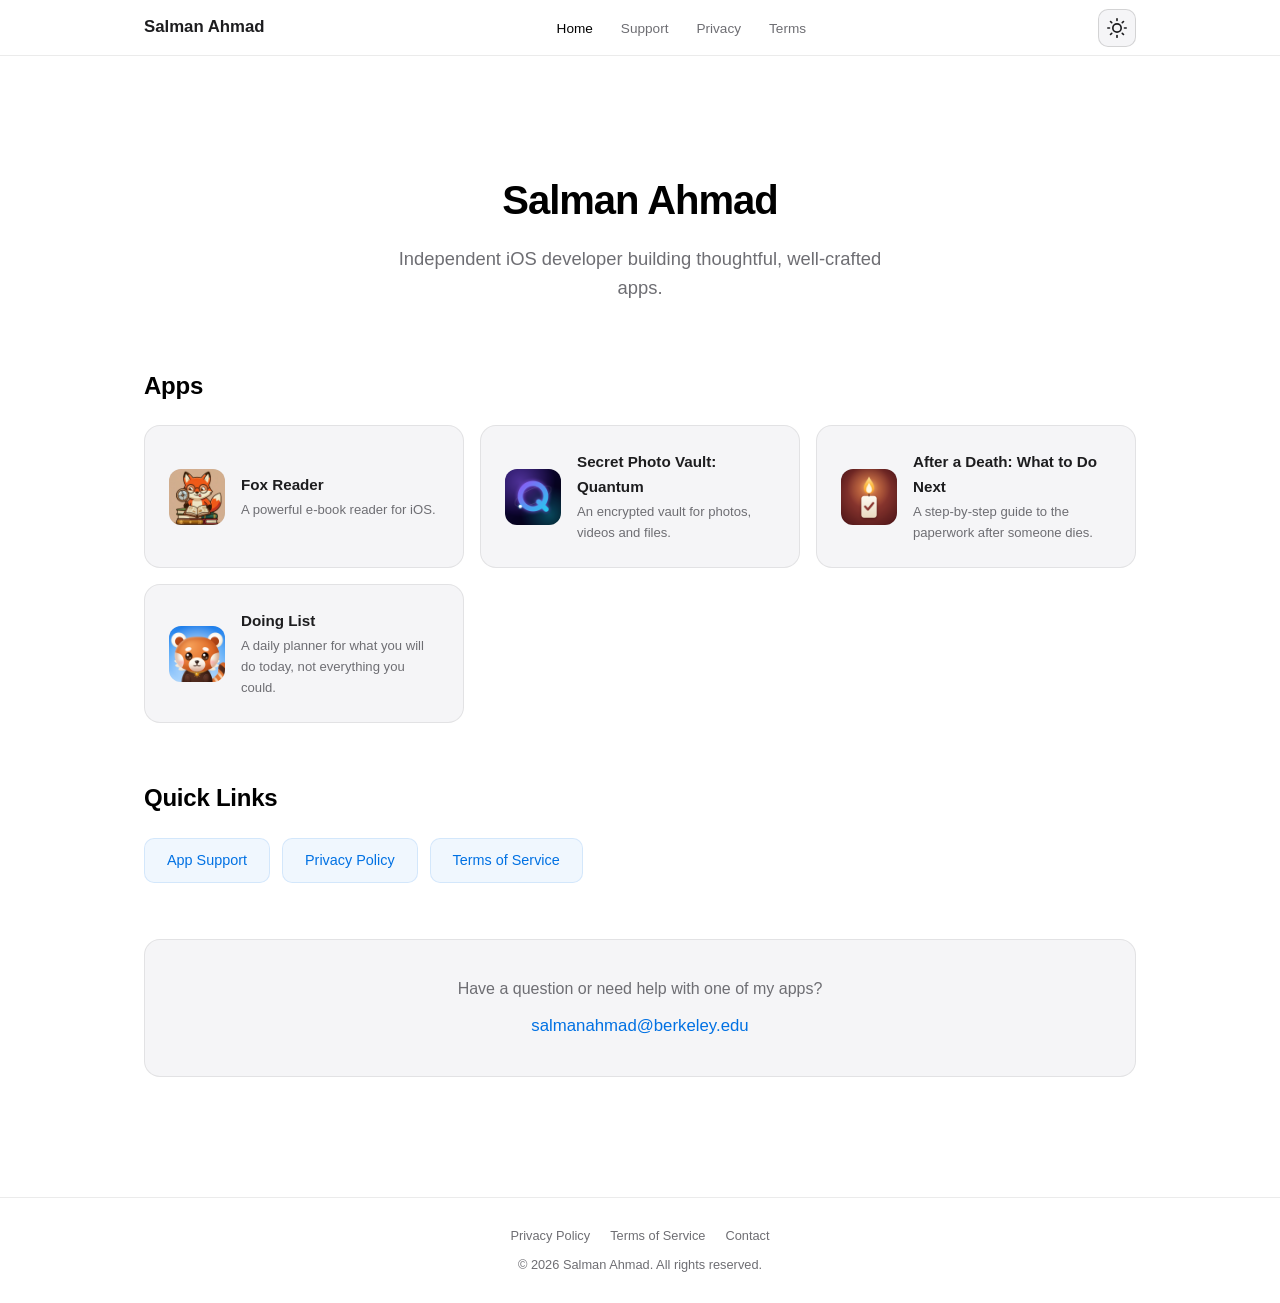
<file: index.html>
<!DOCTYPE html>
<html lang="en" data-theme="dark">
<head>
  <meta charset="UTF-8">
  <meta name="viewport" content="width=device-width, initial-scale=1.0">
  <title>Salman Ahmad — iOS Apps</title>
  <meta name="description" content="iOS applications by Salman Ahmad. Support, privacy policy, and terms of service.">
  <meta name="theme-color" content="#0b0b0f">
  <meta name="color-scheme" content="dark light">
  <script>
    (function(){
      var t = localStorage.getItem('theme');
      if (!t) t = window.matchMedia('(prefers-color-scheme: light)').matches ? 'light' : 'dark';
      document.documentElement.setAttribute('data-theme', t);
      var m = document.querySelector('meta[name="theme-color"]');
      if (m) m.setAttribute('content', t === 'light' ? '#ffffff' : '#0b0b0f');
    })();
  </script>
  <link rel="stylesheet" href="styles.css">
</head>
<body>

  <nav class="nav" role="navigation" aria-label="Main navigation">
    <div class="nav-inner">
      <a href="index.html" class="nav-brand">Salman Ahmad</a>
      <ul class="nav-links">
        <li><a href="index.html" class="active">Home</a></li>
        <li><a href="support.html">Support</a></li>
        <li><a href="privacy.html">Privacy</a></li>
        <li><a href="terms.html">Terms</a></li>
      </ul>
      <div class="nav-actions">
        <button class="theme-toggle" aria-label="Switch to light mode">
          <svg class="icon-moon" viewBox="0 0 24 24" fill="none" stroke="currentColor" stroke-width="2" stroke-linecap="round" stroke-linejoin="round">
            <path d="M21 12.79A9 9 0 1 1 11.21 3 7 7 0 0 0 21 12.79z"/>
          </svg>
          <svg class="icon-sun" viewBox="0 0 24 24" fill="none" stroke="currentColor" stroke-width="2" stroke-linecap="round" stroke-linejoin="round">
            <circle cx="12" cy="12" r="5"/>
            <line x1="12" y1="1" x2="12" y2="3"/>
            <line x1="12" y1="21" x2="12" y2="23"/>
            <line x1="4.22" y1="4.22" x2="5.64" y2="5.64"/>
            <line x1="18.36" y1="18.36" x2="19.78" y2="19.78"/>
            <line x1="1" y1="12" x2="3" y2="12"/>
            <line x1="21" y1="12" x2="23" y2="12"/>
            <line x1="4.22" y1="19.78" x2="5.64" y2="18.36"/>
            <line x1="18.36" y1="5.64" x2="19.78" y2="4.22"/>
          </svg>
        </button>
        <button class="nav-toggle" aria-label="Toggle menu" aria-expanded="false">
          <svg viewBox="0 0 24 24" fill="none" stroke="currentColor" stroke-width="2" stroke-linecap="round">
            <line x1="3" y1="6" x2="21" y2="6"/>
            <line x1="3" y1="12" x2="21" y2="12"/>
            <line x1="3" y1="18" x2="21" y2="18"/>
          </svg>
        </button>
      </div>
    </div>
  </nav>

  <main>
    <section class="hero">
      <h1>Salman Ahmad</h1>
      <p>Independent iOS developer building thoughtful, well-crafted apps.</p>
    </section>

    <section class="section" aria-labelledby="apps-heading">
      <h2 id="apps-heading">Apps</h2>
      <div class="app-grid">
        <div class="app-card">
          <div class="app-icon" aria-hidden="true">
            <img src="apps/fox-reader/icon.png" alt="" style="width:100%;height:100%;object-fit:cover;border-radius:12px;" onerror="this.style.display='none';this.nextElementSibling.style.display='block'">
            <svg style="display:none;" viewBox="0 0 24 24" fill="none" stroke="currentColor" stroke-width="1.5" stroke-linecap="round" stroke-linejoin="round" width="28" height="28">
              <path d="M4 19.5A2.5 2.5 0 0 1 6.5 17H20"/>
              <path d="M6.5 2H20v20H6.5A2.5 2.5 0 0 1 4 19.5v-15A2.5 2.5 0 0 1 6.5 2z"/>
            </svg>
          </div>
          <div class="app-info">
            <h3>Fox Reader</h3>
            <p>A powerful e-book reader for iOS.</p>
          </div>
        </div>
        <div class="app-card">
          <div class="app-icon" aria-hidden="true">
            <img src="apps/quantum/icon.png" alt="" style="width:100%;height:100%;object-fit:cover;border-radius:12px;" onerror="this.style.display='none';this.nextElementSibling.style.display='block'">
            <svg style="display:none;" viewBox="0 0 24 24" fill="none" stroke="currentColor" stroke-width="1.5" stroke-linecap="round" stroke-linejoin="round" width="28" height="28">
              <rect x="3" y="11" width="18" height="11" rx="2"/>
              <path d="M7 11V7a5 5 0 0 1 10 0v4"/>
            </svg>
          </div>
          <div class="app-info">
            <h3>Secret Photo Vault: Quantum</h3>
            <p>An encrypted vault for photos, videos and files.</p>
          </div>
        </div>
        <div class="app-card">
          <div class="app-icon" aria-hidden="true">
            <img src="apps/after-a-death/icon.png" alt="" style="width:100%;height:100%;object-fit:cover;border-radius:12px;" onerror="this.style.display='none';this.nextElementSibling.style.display='block'">
            <svg style="display:none;" viewBox="0 0 24 24" fill="none" stroke="currentColor" stroke-width="1.5" stroke-linecap="round" stroke-linejoin="round" width="28" height="28">
              <path d="M12 2c1.6 1.9 2.4 3.3 2.4 4.6a2.4 2.4 0 0 1-4.8 0C9.6 5.3 10.4 3.9 12 2z"/>
              <rect x="8" y="11" width="8" height="11" rx="1.5"/>
              <line x1="12" y1="9" x2="12" y2="11"/>
            </svg>
          </div>
          <div class="app-info">
            <h3>After a Death: What to Do Next</h3>
            <p>A step-by-step guide to the paperwork after someone dies.</p>
          </div>
        </div>
        <div class="app-card">
          <div class="app-icon" aria-hidden="true">
            <img src="apps/doing-list/icon.png" alt="" style="width:100%;height:100%;object-fit:cover;border-radius:12px;" onerror="this.style.display='none';this.nextElementSibling.style.display='block'">
            <svg style="display:none;" viewBox="0 0 24 24" fill="none" stroke="currentColor" stroke-width="1.5" stroke-linecap="round" stroke-linejoin="round" width="28" height="28">
              <circle cx="12" cy="12" r="9"/>
              <polyline points="8 12.5 11 15.5 16.5 9.5"/>
            </svg>
          </div>
          <div class="app-info">
            <h3>Doing List</h3>
            <p>A daily planner for what you will do today, not everything you could.</p>
          </div>
        </div>
      </div>
    </section>

    <section class="section" aria-labelledby="links-heading">
      <h2 id="links-heading">Quick Links</h2>
      <div class="quick-links">
        <a href="support.html">App Support</a>
        <a href="privacy.html">Privacy Policy</a>
        <a href="terms.html">Terms of Service</a>
      </div>
    </section>

    <section class="section">
      <div class="contact-box">
        <p>Have a question or need help with one of my apps?</p>
        <a href="mailto:salmanahmad@berkeley.edu">salmanahmad@berkeley.edu</a>
      </div>
    </section>
  </main>

  <footer class="footer">
    <div class="footer-inner">
      <div class="footer-links">
        <a href="privacy.html">Privacy Policy</a>
        <a href="terms.html">Terms of Service</a>
        <a href="mailto:salmanahmad@berkeley.edu">Contact</a>
      </div>
      <p>&copy; 2026 Salman Ahmad. All rights reserved.</p>
    </div>
  </footer>

  <script src="theme.js"></script>

</body>
</html>
</file>
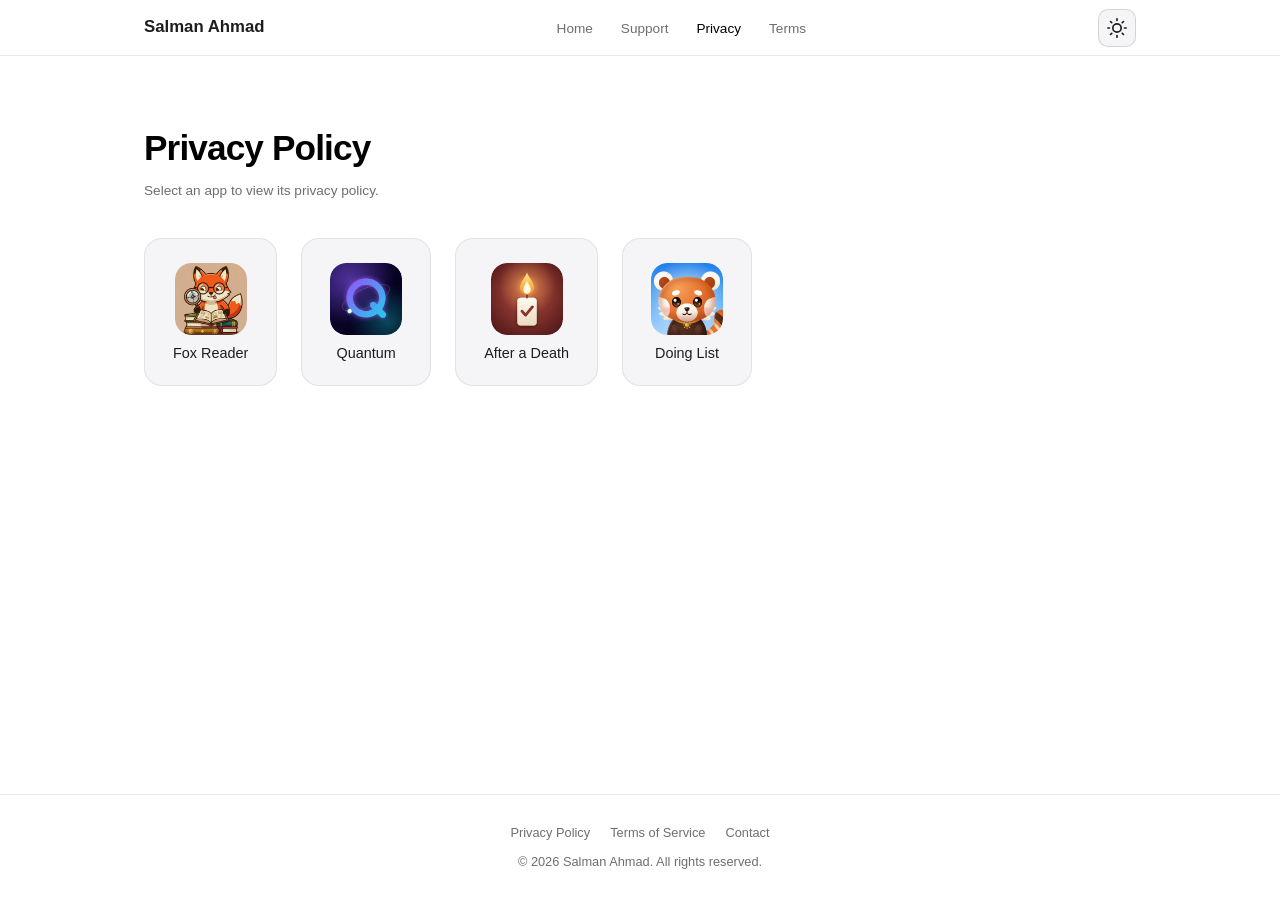
<file: privacy.html>
<!DOCTYPE html>
<html lang="en" data-theme="dark">
<head>
  <meta charset="UTF-8">
  <meta name="viewport" content="width=device-width, initial-scale=1.0">
  <title>Privacy Policy — Salman Ahmad</title>
  <meta name="description" content="Privacy policy for iOS applications by Salman Ahmad.">
  <meta name="theme-color" content="#0b0b0f">
  <meta name="color-scheme" content="dark light">
  <script>
    (function(){
      var t = localStorage.getItem('theme');
      if (!t) t = window.matchMedia('(prefers-color-scheme: light)').matches ? 'light' : 'dark';
      document.documentElement.setAttribute('data-theme', t);
      var m = document.querySelector('meta[name="theme-color"]');
      if (m) m.setAttribute('content', t === 'light' ? '#ffffff' : '#0b0b0f');
    })();
  </script>
  <link rel="stylesheet" href="styles.css">
</head>
<body>

  <nav class="nav" role="navigation" aria-label="Main navigation">
    <div class="nav-inner">
      <a href="index.html" class="nav-brand">Salman Ahmad</a>
      <ul class="nav-links">
        <li><a href="index.html">Home</a></li>
        <li><a href="support.html">Support</a></li>
        <li><a href="privacy.html" class="active">Privacy</a></li>
        <li><a href="terms.html">Terms</a></li>
      </ul>
      <div class="nav-actions">
        <button class="theme-toggle" aria-label="Switch to light mode">
          <svg class="icon-moon" viewBox="0 0 24 24" fill="none" stroke="currentColor" stroke-width="2" stroke-linecap="round" stroke-linejoin="round">
            <path d="M21 12.79A9 9 0 1 1 11.21 3 7 7 0 0 0 21 12.79z"/>
          </svg>
          <svg class="icon-sun" viewBox="0 0 24 24" fill="none" stroke="currentColor" stroke-width="2" stroke-linecap="round" stroke-linejoin="round">
            <circle cx="12" cy="12" r="5"/>
            <line x1="12" y1="1" x2="12" y2="3"/>
            <line x1="12" y1="21" x2="12" y2="23"/>
            <line x1="4.22" y1="4.22" x2="5.64" y2="5.64"/>
            <line x1="18.36" y1="18.36" x2="19.78" y2="19.78"/>
            <line x1="1" y1="12" x2="3" y2="12"/>
            <line x1="21" y1="12" x2="23" y2="12"/>
            <line x1="4.22" y1="19.78" x2="5.64" y2="18.36"/>
            <line x1="18.36" y1="5.64" x2="19.78" y2="4.22"/>
          </svg>
        </button>
        <button class="nav-toggle" aria-label="Toggle menu" aria-expanded="false">
          <svg viewBox="0 0 24 24" fill="none" stroke="currentColor" stroke-width="2" stroke-linecap="round">
            <line x1="3" y1="6" x2="21" y2="6"/>
            <line x1="3" y1="12" x2="21" y2="12"/>
            <line x1="3" y1="18" x2="21" y2="18"/>
          </svg>
        </button>
      </div>
    </div>
  </nav>

  <main class="legal">
    <h1>Privacy Policy</h1>
    <p class="updated">Select an app to view its privacy policy.</p>

    <!-- App Selector -->
    <div id="app-selector" class="app-selector">
      <div class="app-selector-grid">
        <button class="app-selector-item" data-app="fox-reader" aria-label="View Fox Reader privacy policy">
          <div class="app-selector-icon">
            <img src="apps/fox-reader/icon.png" alt="Fox Reader icon" onerror="this.style.display='none';this.parentElement.querySelector('.icon-fallback').style.display='flex'">
            <div class="icon-fallback" style="display:none;">
              <svg viewBox="0 0 24 24" fill="none" stroke="currentColor" stroke-width="1.5" stroke-linecap="round" stroke-linejoin="round" width="32" height="32">
                <path d="M4 19.5A2.5 2.5 0 0 1 6.5 17H20"/>
                <path d="M6.5 2H20v20H6.5A2.5 2.5 0 0 1 4 19.5v-15A2.5 2.5 0 0 1 6.5 2z"/>
              </svg>
            </div>
          </div>
          <span class="app-selector-name">Fox Reader</span>
        </button>
        <button class="app-selector-item" data-app="quantum" aria-label="View Quantum privacy policy">
          <div class="app-selector-icon">
            <img src="apps/quantum/icon.png" alt="Quantum icon" onerror="this.style.display='none';this.parentElement.querySelector('.icon-fallback').style.display='flex'">
            <div class="icon-fallback" style="display:none;">
              <svg viewBox="0 0 24 24" fill="none" stroke="currentColor" stroke-width="1.5" stroke-linecap="round" stroke-linejoin="round" width="32" height="32">
                <rect x="3" y="11" width="18" height="11" rx="2"/>
                <path d="M7 11V7a5 5 0 0 1 10 0v4"/>
              </svg>
            </div>
          </div>
          <span class="app-selector-name">Quantum</span>
        </button>
        <button class="app-selector-item" data-app="after-a-death" aria-label="View After a Death privacy policy">
          <div class="app-selector-icon">
            <img src="apps/after-a-death/icon.png" alt="After a Death icon" onerror="this.style.display='none';this.parentElement.querySelector('.icon-fallback').style.display='flex'">
            <div class="icon-fallback" style="display:none;">
              <svg viewBox="0 0 24 24" fill="none" stroke="currentColor" stroke-width="1.5" stroke-linecap="round" stroke-linejoin="round" width="32" height="32">
                <path d="M12 2c1.6 1.9 2.4 3.3 2.4 4.6a2.4 2.4 0 0 1-4.8 0C9.6 5.3 10.4 3.9 12 2z"/>
                <rect x="8" y="11" width="8" height="11" rx="1.5"/>
                <line x1="12" y1="9" x2="12" y2="11"/>
              </svg>
            </div>
          </div>
          <span class="app-selector-name">After a Death</span>
        </button>
        <button class="app-selector-item" data-app="doing-list" aria-label="View Doing List privacy policy">
          <div class="app-selector-icon">
            <img src="apps/doing-list/icon.png" alt="Doing List icon" onerror="this.style.display='none';this.parentElement.querySelector('.icon-fallback').style.display='flex'">
            <div class="icon-fallback" style="display:none;">
              <svg viewBox="0 0 24 24" fill="none" stroke="currentColor" stroke-width="1.5" stroke-linecap="round" stroke-linejoin="round" width="32" height="32">
                <circle cx="12" cy="12" r="9"/>
                <polyline points="8 12.5 11 15.5 16.5 9.5"/>
              </svg>
            </div>
          </div>
          <span class="app-selector-name">Doing List</span>
        </button>
      </div>
    </div>

    <!-- Fox Reader Privacy Policy -->
    <div id="policy-fox-reader" class="app-policy" style="display:none;">
      <button class="policy-back" onclick="showSelector()" aria-label="Back to app list">
        <svg viewBox="0 0 24 24" fill="none" stroke="currentColor" stroke-width="2" stroke-linecap="round" stroke-linejoin="round" width="18" height="18">
          <line x1="19" y1="12" x2="5" y2="12"/>
          <polyline points="12 19 5 12 12 5"/>
        </svg>
        All Apps
      </button>

      <h2 class="policy-app-title">Fox Reader — Privacy Policy</h2>
      <p class="policy-date">Effective Date: April 13, 2026 &middot; Last Updated: June 5, 2026</p>

      <p>This Privacy Policy describes how Fox Reader ("we," "our," or "the App") collects, uses, and protects your information. Fox Reader is developed by Salman Ahmad. By using the App, you agree to the practices described in this policy.</p>

      <h3>1. Information We Collect</h3>
      <p>We collect the following categories of information:</p>

      <h4>A. Reading Activity and Usage Data</h4>
      <p>When you use Fox Reader, we collect usage data to improve the App experience. This includes:</p>
      <ul>
        <li><strong>Reading session data:</strong> Session duration, words read, average reading speed (words per minute), and reading progress.</li>
        <li><strong>Library interactions:</strong> Book imports (file type and word count), book opens, book completions, and book ratings.</li>
        <li><strong>Feature usage:</strong> Paywall views and actions, annotation creation events (type only — not content), vocabulary game completions (game type and score), Fox Summary usage (success/failure status only), onboarding completion, and Goodreads import activity (count of imported and skipped items).</li>
        <li><strong>Performance data:</strong> Book load times (file type and duration).</li>
        <li><strong>User properties:</strong> Total number of books in your library, number of finished books, file types in your library, preferred reading theme, preferred reading speed, and subscription status.</li>
      </ul>
      <p><strong>Important:</strong> We never collect or transmit the text content of your books, the text of your highlights or notes, or any personal identifiers such as your name, email address, or phone number through our analytics.</p>

      <h4>B. Book Metadata</h4>
      <p>When you import books or use book discovery features, the App processes book metadata including title, author, ISBN, page count, publisher, publication date, cover images, and descriptions. This metadata is stored locally on your device and optionally synced to your personal iCloud account.</p>

      <h4>C. Annotations and Personal Data</h4>
      <p>All personal reading data — including highlights, notes, vocabulary words, book ratings, reading sessions, collections, and reading progress — is stored locally on your device and, if you have iCloud enabled, synced to your personal iCloud account. We do not have access to this data.</p>

      <h4>D. Device and Technical Information</h4>
      <p>Through our analytics service (Firebase Analytics, described below), the following device information may be automatically collected:</p>
      <ul>
        <li>Device model and manufacturer</li>
        <li>Operating system name and version</li>
        <li>App version and build number</li>
        <li>Device language and timezone</li>
        <li>App instance identifier (a randomly generated ID unique to your app installation — this is not linked to your identity)</li>
        <li>IP address (used by Google solely to derive approximate geographic region, then discarded — not stored or shared with us)</li>
      </ul>

      <h4>E. Camera Data</h4>
      <p>The App requests camera access solely for scanning book barcodes (ISBN lookup). Camera data is processed locally on your device in real time and is never recorded, stored, or transmitted.</p>

      <h4>F. Purchase Information</h4>
      <p>Subscription purchases are processed entirely by Apple through StoreKit 2. We do not collect, process, or store your payment information, Apple ID, or transaction receipts. We only store your subscription status locally on your device to determine feature access.</p>

      <h4>G. Advertising Data (Free Users Only)</h4>
      <p>Fox Reader is free to use and is supported by advertising. We display occasional in-app native ads, provided by Google AdMob, to users on the free tier. <strong>Active subscribers never see ads.</strong> In connection with advertising, the following may be collected by our advertising partner (Google):</p>
      <ul>
        <li><strong>Advertising Identifier (IDFA):</strong> With your permission &mdash; granted through Apple's App Tracking Transparency (ATT) prompt &mdash; your device's Advertising Identifier may be used to deliver and measure personalized ads. If you do not grant permission, you will still see ads, but they will be <strong>non-personalized</strong> (not based on your IDFA or cross-app activity).</li>
        <li><strong>Ad interaction and device data:</strong> Information such as ad views, taps, general device characteristics, and coarse location derived from your IP address may be processed by Google to serve and measure ads.</li>
        <li><strong>SKAdNetwork:</strong> The App uses Apple's SKAdNetwork framework for privacy-preserving measurement of ad campaign performance (for example, app installs attributed to an ad). SKAdNetwork reporting is aggregated by Apple and does not use the IDFA or identify you individually.</li>
      </ul>
      <p>The App does not access your Advertising Identifier directly &mdash; this is handled by the Google Mobile Ads SDK in accordance with your ATT and consent choices.</p>

      <h3>2. How We Use Your Information</h3>
      <p>We use the information collected for the following purposes:</p>
      <ul>
        <li><strong>App Functionality:</strong> To provide core reading features, track your reading progress, manage your book library, and personalize your reading experience.</li>
        <li><strong>Analytics:</strong> To understand how users interact with the App, identify popular features, diagnose performance issues, and improve the overall user experience. Analytics data is aggregated and not linked to your identity.</li>
        <li><strong>Book Discovery:</strong> To search for book metadata and cover images when you add books or browse recommendations.</li>
        <li><strong>Author News:</strong> To fetch relevant news articles about authors in your library.</li>
        <li><strong>On-Device AI Summarization:</strong> To generate book summaries using Apple Intelligence (Apple's on-device machine learning). All AI processing occurs entirely on your device — no book content is sent to any external server or third-party AI service for this feature.</li>
        <li><strong>Notifications:</strong> To send local reading reminders and streak notifications that you have opted into. These are scheduled entirely on your device.</li>
        <li><strong>Advertising:</strong> To display and measure ads for users on the free tier through Google AdMob, and to give you the option of removing ads by subscribing.</li>
      </ul>

      <h3>3. Third-Party Services</h3>
      <p>Fox Reader uses the following third-party services:</p>

      <h4>A. Firebase Analytics (Google LLC)</h4>
      <p>We use Firebase Analytics to collect anonymous usage data and performance metrics as described in Section 1. Firebase Analytics:</p>
      <ul>
        <li>Assigns a randomly generated app instance identifier (not linked to your identity or Apple ID)</li>
        <li>Is configured <strong>not</strong> to collect the Apple Advertising Identifier (IDFA) for analytics</li>
        <li>Does not use your analytics data for advertising or cross-app tracking (advertising is handled separately by Google AdMob, described in Section 3(F))</li>
        <li>Processes data on Google's servers under Google's privacy terms</li>
      </ul>
      <p>For more information, see Google's Privacy Policy at <a href="https://policies.google.com/privacy" rel="noopener noreferrer" target="_blank">https://policies.google.com/privacy</a> and Firebase's data collection documentation at <a href="https://firebase.google.com/support/privacy" rel="noopener noreferrer" target="_blank">https://firebase.google.com/support/privacy</a>.</p>
      <p>We confirm that Google, as a third-party data processor, provides data protections consistent with this Privacy Policy.</p>

      <h4>B. Google Books API (Google LLC)</h4>
      <p>When you search for books or the App looks up metadata by ISBN, requests are sent to the Google Books API. These requests include search queries or ISBN numbers — no personal data is included. See Google's Privacy Policy at <a href="https://policies.google.com/privacy" rel="noopener noreferrer" target="_blank">https://policies.google.com/privacy</a>.</p>

      <h4>C. Open Library API (Internet Archive)</h4>
      <p>The App queries the Open Library API for book metadata and recommendations. These requests include search terms, ISBN numbers, or author names — no personal data is included. See the Internet Archive's Privacy Policy at <a href="https://archive.org/about/terms.php" rel="noopener noreferrer" target="_blank">https://archive.org/about/terms.php</a>.</p>

      <h4>D. Bing News (Microsoft Corporation)</h4>
      <p>The App fetches news articles about authors in your library via Bing News RSS feeds. These requests include author names only — no personal data is included. See Microsoft's Privacy Statement at <a href="https://privacy.microsoft.com/privacystatement" rel="noopener noreferrer" target="_blank">https://privacy.microsoft.com/privacystatement</a>.</p>

      <h4>E. Apple Services</h4>
      <ul>
        <li><strong>iCloud/CloudKit:</strong> If you have iCloud enabled on your device, the App syncs your library data (books, reading progress, annotations, collections, vocabulary, preferences) to your personal iCloud account using Apple's CloudKit framework. This data is stored in your private iCloud database — we cannot access it. Apple encrypts this data in transit and at rest. You can disable iCloud sync in your device's Settings. See Apple's Privacy Policy at <a href="https://www.apple.com/legal/privacy" rel="noopener noreferrer" target="_blank">https://www.apple.com/legal/privacy</a>.</li>
        <li><strong>StoreKit 2:</strong> All subscription transactions are processed by Apple. We do not receive or store payment details.</li>
        <li><strong>Apple Intelligence (FoundationModels):</strong> The Fox Summary feature uses Apple's on-device language model. All processing occurs locally on your device. No text content is sent to Apple or any third party for this feature.</li>
      </ul>

      <h4>F. Google AdMob (Google LLC)</h4>
      <p>For users on the free tier, Fox Reader displays native ads served by Google AdMob (part of the Google Mobile Ads SDK). <strong>Subscribers do not see ads.</strong> Through AdMob, Google may collect and process data to serve and measure ads, including:</p>
      <ul>
        <li>The Apple Advertising Identifier (IDFA) &mdash; only if you grant permission via Apple's App Tracking Transparency prompt</li>
        <li>Ad-interaction data (impressions, clicks), general device information, and approximate location derived from your IP address</li>
      </ul>
      <p>If you grant tracking permission, ads may be <strong>personalized</strong> and used for cross-app measurement. If you decline, ads are <strong>non-personalized</strong>. We use Google's User Messaging Platform (UMP) to obtain consent where required (for example, in the EEA, UK, and Switzerland), and the App requests ATT permission as required by Apple. You can change your choices at any time via the <strong>"Manage Privacy Options"</strong> control in the App's Settings, and through your device's Settings (Privacy &amp; Security &gt; Tracking).</p>
      <p>For more information on how Google uses data when you use apps that use its services, see <a href="https://policies.google.com/privacy" rel="noopener noreferrer" target="_blank">https://policies.google.com/privacy</a> and <a href="https://policies.google.com/technologies/partner-sites" rel="noopener noreferrer" target="_blank">https://policies.google.com/technologies/partner-sites</a>.</p>

      <h4>G. EPUBKit (Open-Source Library)</h4>
      <p>EPUBKit is used to parse EPUB files locally on your device. It does not collect, transmit, or share any data.</p>

      <h3>4. Data Sharing</h3>
      <p>We do <strong>not</strong> sell, rent, or trade your personal data for money.</p>
      <p>We share data with third parties only as described below:</p>
      <ul>
        <li><strong>Analytics:</strong> Anonymous, aggregated usage data is sent to Firebase Analytics as described in Section 3(A). No personal identifiers are included.</li>
        <li><strong>Advertising (free users only):</strong> To serve ads, limited advertising data is shared with Google AdMob as described in Sections 1(G) and 3(F). If you grant App Tracking Transparency permission, this may include your Advertising Identifier (IDFA) and may be used for personalized ads and cross-app measurement. If you decline, ads are non-personalized. Subscribers do not see ads, and no advertising data is shared for them.</li>
      </ul>
      <p>You can opt out of personalized ads and cross-app tracking at any time using Apple's tracking controls and the App's "Manage Privacy Options" (see Section 8).</p>

      <h3>5. Data Storage and Security</h3>
      <ul>
        <li><strong>Local Storage:</strong> All your personal data (books, annotations, reading progress, preferences) is stored locally on your device using Apple's SwiftData framework.</li>
        <li><strong>iCloud Sync:</strong> If enabled, your data is synced to your personal iCloud account via CloudKit. This data is stored in your private database — we do not have access to it. Apple encrypts iCloud data in transit (TLS) and at rest.</li>
        <li><strong>Analytics Data:</strong> Anonymous usage data is stored on Google's Firebase servers. This data is not linked to your identity and is retained according to Google's data retention policies.</li>
        <li><strong>No Custom Servers:</strong> Fox Reader does not operate any custom backend servers. We do not store any of your data on our own servers.</li>
        <li><strong>Security Measures:</strong> The App uses Apple's built-in security frameworks, sandboxed storage, and secure file access (security-scoped resources) to protect your data.</li>
      </ul>

      <h3>6. Data Retention and Deletion</h3>
      <ul>
        <li><strong>Local Data:</strong> All data stored on your device is retained until you delete it within the App or uninstall the App. Deleting a book removes all associated reading sessions, highlights, notes, and progress data.</li>
        <li><strong>iCloud Data:</strong> Data synced to iCloud is retained in your iCloud account until you delete it from the App or remove the App's iCloud data from your device settings (Settings &gt; [Your Name] &gt; iCloud &gt; Manage Storage &gt; Fox Reader).</li>
        <li><strong>Analytics Data:</strong> Firebase Analytics data is retained for 14 months by default, after which it is automatically deleted from Google's servers. Aggregated data without user-level identifiers may be retained longer for trend analysis.</li>
      </ul>
      <p><strong>How to Delete Your Data:</strong></p>
      <p>Since Fox Reader does not require user accounts and does not store personal data on our servers, you have full control over your data:</p>
      <ol>
        <li><strong>Delete individual items:</strong> Remove books, highlights, notes, vocabulary words, and collections directly within the App. Deletions cascade — removing a book removes all associated data.</li>
        <li><strong>Delete all local data:</strong> Uninstall the App from your device.</li>
        <li><strong>Delete iCloud data:</strong> Go to Settings &gt; [Your Name] &gt; iCloud &gt; Manage Storage &gt; Fox Reader &gt; Delete Data.</li>
        <li><strong>Request analytics data deletion:</strong> Contact us at the email below to request deletion of any analytics data associated with your app instance.</li>
      </ol>

      <h3>7. Children's Privacy</h3>
      <p>Fox Reader is not directed at children under the age of 13. We do not knowingly collect personal information from children under 13. If you are a parent or guardian and believe your child has provided us with personal information, please contact us at the email address below, and we will take steps to delete such information.</p>

      <h3>8. Your Privacy Rights</h3>
      <p>Depending on your jurisdiction, you may have the following rights:</p>
      <p><strong>For All Users:</strong></p>
      <ul>
        <li><strong>Access:</strong> You can view all your data directly within the App at any time.</li>
        <li><strong>Deletion:</strong> You can delete your data as described in Section 6.</li>
        <li><strong>Opt-Out of Analytics:</strong> You can limit analytics data collection by enabling "Limit Ad Tracking" or disabling analytics sharing in your device's Settings &gt; Privacy &amp; Security &gt; Analytics &amp; Improvements.</li>
        <li><strong>Opt-Out of Personalized Ads:</strong> You can decline ad tracking through Apple's App Tracking Transparency prompt, change it later in Settings &gt; Privacy &amp; Security &gt; Tracking, and re-open your advertising consent choices at any time using the "Manage Privacy Options" control in the App's Settings. Declining does not remove ads but makes them non-personalized; subscribing removes ads entirely.</li>
      </ul>
      <p><strong>For European Economic Area (EEA) Residents (GDPR):</strong></p>
      <ul>
        <li><strong>Lawful Basis:</strong> We process usage data based on our legitimate interest in improving the App. iCloud sync is based on your consent (by enabling iCloud on your device). Personalized advertising and any use of your Advertising Identifier are based on your consent, collected via Google's User Messaging Platform and Apple's App Tracking Transparency prompt.</li>
        <li><strong>Right to Access:</strong> You may request a copy of any data we hold about you.</li>
        <li><strong>Right to Rectification:</strong> You may correct inaccurate data within the App.</li>
        <li><strong>Right to Erasure:</strong> You may request deletion of your data.</li>
        <li><strong>Right to Restrict Processing:</strong> You may request that we limit processing of your data.</li>
        <li><strong>Right to Data Portability:</strong> Your data is stored locally on your device and in your iCloud account, giving you full portability.</li>
        <li><strong>Right to Object:</strong> You may object to processing based on legitimate interests.</li>
        <li><strong>Right to Withdraw Consent:</strong> You may withdraw consent at any time by disabling iCloud sync in device Settings, by declining or revoking tracking in Settings &gt; Privacy &amp; Security &gt; Tracking, or by re-opening your advertising consent choices via "Manage Privacy Options" in the App.</li>
      </ul>
      <p>To exercise any of these rights, contact us at the email address provided in Section 12.</p>
      <p><strong>For California Residents (CCPA/CPRA):</strong></p>
      <ul>
        <li><strong>Right to Know:</strong> You have the right to know what personal information we collect and how it is used. This is described in this Privacy Policy.</li>
        <li><strong>Right to Delete:</strong> You have the right to request deletion of your personal information, as described in Section 6.</li>
        <li><strong>Right to Opt-Out of Sale/Sharing:</strong> We do not sell your personal information for money. However, for free-tier users, our use of Google AdMob for personalized advertising may be considered "sharing" for cross-context behavioral advertising under the CPRA. You can opt out at any time by declining tracking in Settings &gt; Privacy &amp; Security &gt; Tracking, by using "Manage Privacy Options" in the App, or by subscribing (which removes ads).</li>
        <li><strong>Right to Non-Discrimination:</strong> We will not discriminate against you for exercising your privacy rights.</li>
        <li><strong>Categories of Personal Information Collected:</strong> Device information (identifiers, including the Advertising Identifier where permitted, and device attributes), approximate location (derived from IP address), and usage data (interactions with the App). See Section 1 for details.</li>
        <li><strong>Categories Shared for Cross-Context Behavioral Advertising:</strong> For free-tier users who grant tracking permission, device identifiers and ad-interaction data may be shared with Google AdMob. None for subscribers or users who decline tracking.</li>
      </ul>

      <h3>9. Subscriptions</h3>
      <p>Fox Reader offers auto-renewable subscriptions:</p>
      <ul>
        <li><strong>Monthly:</strong> $4.99 per month</li>
        <li><strong>Yearly:</strong> $29.99 per year</li>
      </ul>
      <p>Subscriptions include a 7-day free trial for eligible users. Payment is charged to your Apple ID account at confirmation of purchase. Subscriptions automatically renew unless canceled at least 24 hours before the end of the current period. You can manage and cancel subscriptions in your Apple ID account settings (Settings &gt; [Your Name] &gt; Subscriptions). No refunds are provided for unused portions of a subscription period. Subscription prices may vary by region and are subject to change.</p>

      <h3>10. Advertising and Tracking Technologies</h3>
      <p>Fox Reader does not use website cookies or web beacons. For users on the free tier, the App participates in the Google AdMob advertising network to display native ads (see Sections 1(G) and 3(F)). With your permission via Apple's App Tracking Transparency prompt, the App may access the Apple Advertising Identifier (IDFA) for personalized advertising and cross-app measurement; if you decline, ads are non-personalized. The App also uses Apple's SKAdNetwork for privacy-preserving ad attribution, which does not use the IDFA. You can manage these choices through Apple's tracking settings and the App's "Manage Privacy Options" control. Subscribers do not see ads and are not subject to advertising-related tracking.</p>

      <h3>11. Changes to This Privacy Policy</h3>
      <p>We may update this Privacy Policy from time to time. When we make changes, we will update the "Last Updated" date at the top of this policy. We encourage you to review this policy periodically. Continued use of the App after changes constitutes your acceptance of the updated policy. For material changes, we will make reasonable efforts to notify you through the App.</p>

      <h3>12. Contact Us</h3>
      <p>If you have any questions, concerns, or requests regarding this Privacy Policy or your data, please contact us at:</p>
      <p>
        <strong>Developer:</strong> Salman Ahmad<br>
        <strong>Email:</strong> <a href="mailto:salmanahmad@berkeley.edu">salmanahmad@berkeley.edu</a>
      </p>

      <h3>13. Governing Law</h3>
      <p>This Privacy Policy is governed by the laws of the United States and the state in which the developer resides, without regard to conflict of law provisions.</p>
    </div>

    <!-- Secret Photo Vault: Quantum (the app shows as "Quantum" on the device) -->
    <div id="policy-quantum" class="app-policy" style="display:none;">
      <button class="policy-back" onclick="showSelector()" aria-label="Back to app list">
        <svg viewBox="0 0 24 24" fill="none" stroke="currentColor" stroke-width="2" stroke-linecap="round" stroke-linejoin="round" width="18" height="18">
          <line x1="19" y1="12" x2="5" y2="12"/>
          <polyline points="12 19 5 12 12 5"/>
        </svg>
        All Apps
      </button>

      <h2 class="policy-app-title">Secret Photo Vault: Quantum — Privacy Policy</h2>
      <p class="policy-date">Effective Date: November 19, 2026 &middot; Last Updated: November 19, 2026</p>

      <p>This Privacy Policy describes how Secret Photo Vault: Quantum ("Quantum" or "the App") handles your information. Quantum is developed by Salman Ahmad ("we," "our"). The short version: <strong>Quantum does not collect any data.</strong> It has no accounts, no analytics, no advertising and no server. Everything you put in it stays on your device.</p>

      <h3>1. Information We Collect</h3>
      <p>None. We do not collect, receive, store, sell or share any personal information or any of your content. The App contains no analytics, no advertising and no third-party code, it does not ask you to create an account, and we do not operate any server that the App connects to.</p>

      <h3>2. What Stays on Your Device</h3>
      <ul>
        <li><strong>Your vault:</strong> The photos, videos, documents and notes you add are encrypted on your device (AES-256) and stored only on your device. Their names, folders and thumbnails are encrypted too. We cannot see, copy, recover or reset them.</li>
        <li><strong>Your passcode:</strong> Your passcode never leaves your device and is not known to us. There is no reset and no backdoor. <strong>If you forget your passcode, the contents of your vault cannot be recovered by anyone, including us.</strong></li>
        <li><strong>Break-in records:</strong> If you turn on Break-in Alerts, the App records failed attempts to open it and, if you allow camera access, a photo taken with the front camera. These records are stored encrypted on your device and are never transmitted.</li>
        <li><strong>Cover apps:</strong> If you choose to have the App open as a notebook, any notes typed into that cover (not into the vault) are stored on your device without vault encryption, because the cover is meant to behave like an ordinary notes app. They are not transmitted. The calculator, weather and unit converter covers work entirely on your device; the weather shown is generated on the device and is not fetched from the internet.</li>
        <li><strong>Settings:</strong> Your preferences (such as theme, auto-lock time and chosen icon) are stored on your device.</li>
      </ul>

      <h3>3. Permissions</h3>
      <p>The App asks for access only when you use a feature that needs it. Nothing obtained through these permissions leaves your device.</p>
      <ul>
        <li><strong>Camera:</strong> To take photos and videos straight into your vault, to scan documents and, only if you turn on Break-in Alerts, to photograph a failed unlock attempt.</li>
        <li><strong>Microphone:</strong> To record sound when you capture a video inside your vault.</li>
        <li><strong>Photos:</strong> Items are chosen with the system photo picker, which does not give the App access to your library. Access to Photos is requested only if you ask the App to remove the originals you have just moved into your vault, or to save exported items back to Photos.</li>
      </ul>

      <h3>4. Purchases</h3>
      <p>Quantum Pro is purchased through Apple's In-App Purchase system (StoreKit). Purchases are processed entirely by Apple. We do not receive or store your payment details or your Apple Account. The App asks Apple whether Quantum Pro is currently owned and keeps that answer on your device to decide which features are available. Apple's handling of your information is described in Apple's Privacy Policy at <a href="https://www.apple.com/legal/privacy" rel="noopener noreferrer" target="_blank">https://www.apple.com/legal/privacy</a>.</p>
      <p>Like every developer, we can see aggregated, non-identifying statistics that Apple provides through App Store Connect, such as the number of downloads and sales, and crash reports from users who have chosen in their device settings to share analytics with app developers. This information comes from Apple, not from the App, and does not identify you.</p>

      <h3>5. Network Use</h3>
      <p>The App does not send your content or any information about you anywhere. The only network communication is with Apple and is carried out by iOS: checking and completing purchases, and Apple's own "rate this app" prompt. Links in the App (such as this policy) open in your browser.</p>

      <h3>6. Backups and Moving to a New Device</h3>
      <p>If you back up your device (to iCloud or to a computer), Apple's backup may include the App's encrypted vault files. They remain encrypted, and a vault restored from a backup onto a different device cannot be opened there, because part of its key exists only on the original device. To move to a new device, export your files from the App on the old device and import them into the App on the new one.</p>

      <h3>7. Data Retention and Deletion</h3>
      <p>Because we hold none of your data, there is nothing for us to retain or delete. You are in full control:</p>
      <ul>
        <li><strong>Delete items:</strong> Remove items within the App at any time. Deleted items stay in Recently Deleted until you empty it or they expire.</li>
        <li><strong>Erase a vault:</strong> Use "Erase everything" in the App.</li>
        <li><strong>Delete everything:</strong> Uninstalling the App removes all of its data from your device.</li>
      </ul>

      <h3>8. Children's Privacy</h3>
      <p>Quantum is not directed at children under the age of 13, and it does not collect personal information from anyone.</p>

      <h3>9. Your Privacy Rights</h3>
      <p>Privacy laws such as the GDPR (European Economic Area and United Kingdom) and the CCPA/CPRA (California) give you rights to access, correct, delete and restrict the use of personal information that a business holds about you, and to opt out of its sale or sharing. We hold no personal information about users of Quantum, and we do not sell or share any. If you have a question about this, contact us at the address below.</p>

      <h3>10. Quantum Pro: Subscription and Lifetime Purchase</h3>
      <p>Quantum requires Quantum Pro to use; there is no free version. It is offered in two ways:</p>
      <ul>
        <li><strong>Monthly:</strong> $4.99 per month, an auto-renewable subscription with a 7-day free trial for eligible users</li>
        <li><strong>Lifetime:</strong> $19.99, a one-time purchase with no renewal</li>
      </ul>
      <p>Payment is charged to your Apple Account at confirmation of purchase or, for the monthly plan, at the end of the free trial. The monthly subscription renews automatically unless it is cancelled at least 24 hours before the end of the current period. You can manage and cancel it in your Apple Account settings (Settings &gt; [Your Name] &gt; Subscriptions). Refunds are handled by Apple. Prices may vary by region and are subject to change. If a subscription ends, nothing in your vault is deleted, and its files can still be exported from the purchase screen.</p>

      <h3>11. Changes to This Privacy Policy</h3>
      <p>We may update this Privacy Policy from time to time. When we make changes, we will update the "Last Updated" date at the top of this policy. If the App ever begins to collect any data, this policy will be updated before that version is released.</p>

      <h3>12. Contact Us</h3>
      <p>If you have any questions about this Privacy Policy, please contact us at:</p>
      <p>
        <strong>Developer:</strong> Salman Ahmad<br>
        <strong>Email:</strong> <a href="mailto:salmanahmad@berkeley.edu">salmanahmad@berkeley.edu</a>
      </p>
    </div>

    <!-- After a Death: What to Do Next (the app shows as "After a Death" on the device) -->
    <div id="policy-after-a-death" class="app-policy" style="display:none;">
      <button class="policy-back" onclick="showSelector()" aria-label="Back to app list">
        <svg viewBox="0 0 24 24" fill="none" stroke="currentColor" stroke-width="2" stroke-linecap="round" stroke-linejoin="round" width="18" height="18">
          <line x1="19" y1="12" x2="5" y2="12"/>
          <polyline points="12 19 5 12 12 5"/>
        </svg>
        All Apps
      </button>

      <h2 class="policy-app-title">After a Death: What to Do Next — Privacy Policy</h2>
      <p class="policy-date">Effective Date: November 22, 2026 &middot; Last Updated: November 22, 2026</p>

      <p>This Privacy Policy describes how After a Death: What to Do Next ("After a Death" or "the App") handles your information. After a Death is developed by Salman Ahmad ("we," "our"). The short version: <strong>what you enter stays on your device.</strong> We don't have a server, we don't run analytics, we don't show ads, and we never sell data.</p>

      <h3>1. Information We Collect</h3>
      <p>None. Nothing you enter is sent to us or to anyone else. There is no account to create, and the App contains no analytics, no advertising and no third-party code.</p>

      <h3>2. What the App Stores, and Where</h3>
      <p>Everything you enter is stored on your device: the estate details, your plan, documents, letters, and expenses.</p>
      <ul>
        <li><strong>Vault files:</strong> Files in the vault are encrypted on your device using Apple's file protection, and they are kept out of device backups. That means vault files exist only on this device: if you erase or replace it, save copies first from the Vault tab.</li>
        <li><strong>Everything else:</strong> The rest of the App's data (your answers, plan, expenses, and the details of each vault document, including a short piece of the text found in it) is part of your device's normal backup. If you use iCloud Backup or back up to a computer, Apple's backup can include it.</li>
      </ul>

      <h3>3. Permissions</h3>
      <p>Each permission is optional and can be changed in your device's Settings.</p>
      <ul>
        <li><strong>Camera:</strong> To scan documents into the vault.</li>
        <li><strong>Photos and Files:</strong> Only the items you pick to import, or a copy you choose to save.</li>
        <li><strong>Notifications:</strong> Reminders before your deadlines and, if you start a free trial, one reminder before it ends.</li>
      </ul>

      <h3>4. Outside Links</h3>
      <p>Some screens offer shortcuts that open other apps or websites, for example searching Apple Maps or Google Maps for nearby funeral homes, or opening an official source or directory. Those open outside the App: we never see your location, your searches, or what you do there, and the destination's own privacy policy applies. Nothing opens without your tap.</p>

      <h3>5. Purchases</h3>
      <p>Purchases are handled by Apple. We receive no payment details. Like every developer, we can see aggregated, non-identifying statistics that Apple provides through App Store Connect, such as the number of downloads and sales, and crash reports from users who have chosen in their device settings to share analytics with app developers. This information comes from Apple, not from the App, and does not identify you.</p>

      <h3>6. Your Data, Your Call</h3>
      <p>You can save a copy of everything from Settings in the App at any time, and erase everything from Settings whenever you choose. Deleting the App also deletes its data from the device. Because we hold none of your data, there is nothing for us to retain or delete.</p>

      <h3>7. Children's Privacy</h3>
      <p>The App is not directed to children under 13 and collects no data from anyone.</p>

      <h3>8. Changes to This Privacy Policy</h3>
      <p>If this policy changes, the new version will appear here with a new effective date.</p>

      <h3>9. Contact Us</h3>
      <p>If you have any questions about this Privacy Policy, please contact us at:</p>
      <p>
        Salman Ahmad<br>
        Email: <a href="mailto:salmanahmad@berkeley.edu">salmanahmad@berkeley.edu</a>
      </p>
    </div>

    <!-- Doing List -->
    <div id="policy-doing-list" class="app-policy" style="display:none;">
      <button class="policy-back" onclick="showSelector()" aria-label="Back to app list">
        <svg viewBox="0 0 24 24" fill="none" stroke="currentColor" stroke-width="2" stroke-linecap="round" stroke-linejoin="round" width="18" height="18">
          <line x1="19" y1="12" x2="5" y2="12"/>
          <polyline points="12 19 5 12 12 5"/>
        </svg>
        All Apps
      </button>

      <h2 class="policy-app-title">Doing List — Privacy Policy</h2>
      <p class="policy-date">Effective Date: November 28, 2026 &middot; Last Updated: November 28, 2026</p>

      <p>This Privacy Policy describes how Doing List ("the App") handles your information. Doing List is developed by Salman Ahmad ("we," "our"). The short version: <strong>your tasks stay on your device and in your own iCloud, and we cannot read them.</strong> There is no account. There are no ads, and we never sell data. The App does send usage statistics, which say which features get used and never what you wrote, and you can switch them off.</p>

      <h3>1. Information We Collect</h3>
      <p>The App collects one kind of information: usage statistics, through Google Analytics for Firebase (see Section 5). They are made of:</p>
      <ul>
        <li><strong>What was used.</strong> Which screens were opened and which features were used: for example that a task was added, finished, moved or let go; that a day was planned or closed; that a focus timer was started and roughly how long it ran; that voice capture or the step-suggestion feature was used.</li>
        <li><strong>The shape of things, never their content.</strong> For a task, only facts such as whether it had a time, a repeat, a duration or a deadline, and whether it was typed or spoken. Counts and durations are sent as numbers or ranges.</li>
        <li><strong>Choices from fixed lists.</strong> The theme and companion you chose, the reasons you picked during setup, the length of your day and your typical task length, which settings are switched on or off, and whether you allowed notifications or connected your calendar.</li>
        <li><strong>Purchases.</strong> That the purchase screen was shown, which plan was selected, and whether a purchase or free trial was started, cancelled or restored, including the product and its price. We never receive payment details.</li>
        <li><strong>Technical information collected automatically by the analytics software.</strong> A randomly generated identifier for this installation of the App, the device model, operating system and app version, language, a general location (country or region) derived from your IP address, and when the App was first opened and used.</li>
      </ul>
      <p>These statistics are <strong>not linked to your name, email address or Apple Account</strong>; we do not have any of those. The App does not use the Apple Advertising Identifier (IDFA) or the vendor identifier (IDFV), does not track you across other companies' apps or websites, and does not use this information for advertising.</p>
      <p><strong>What is never collected:</strong> the titles, notes or steps of your tasks; the names of your lists or tags; your calendar events or reminders; anything you say to the microphone, as audio or as text; your contacts; your precise location.</p>
      <p><strong>In the European Economic Area, the United Kingdom and Switzerland, the App asks first.</strong> If your device's region or your App Store country is one of these, you are asked when you set the App up, and no usage statistics are collected unless you agree. If you decline, nothing is collected, not even the fact that you declined.</p>
      <p><strong>You can turn usage statistics off</strong>, or on, at any time in the App under Settings &gt; Your data &gt; Share usage statistics. When it is off, nothing is collected.</p>

      <h3>2. What Stays on Your Device and in Your iCloud</h3>
      <ul>
        <li><strong>Your tasks.</strong> Tasks, lists, tags, notes, steps, focus sessions and your daily plans are stored on your device.</li>
        <li><strong>iCloud sync.</strong> If iCloud sync is on (it is by default when you are signed in to iCloud), the same data is kept in your private iCloud database using Apple's CloudKit, so it appears on your other devices. It is your iCloud storage: we cannot access it. You can turn sync off in the App's Settings.</li>
        <li><strong>Your settings.</strong> Your theme, companion, wardrobe, day's hours and reminder choices are stored on your device.</li>
      </ul>

      <h3>3. Permissions</h3>
      <p>Each permission is optional and can be changed in your device's Settings.</p>
      <ul>
        <li><strong>Notifications:</strong> Reminders for tasks with a time, deadline alerts, the optional morning and evening nudges, and, if you start a free trial, one reminder before it ends.</li>
        <li><strong>Calendar:</strong> If you connect it, the App reads today's and upcoming events on your device to work out your free time and show events beside your tasks. It never changes your calendar, and your events are not sent anywhere. You can disconnect it in the App's Settings.</li>
        <li><strong>Reminders:</strong> Only when you choose "Import from Reminders", to copy your reminders into the App. Your reminders are not changed.</li>
        <li><strong>Microphone and Speech Recognition:</strong> Only while you are adding a task by voice. Your speech is turned into text on your device when it can be; when it cannot, it is sent to Apple's speech recognition service, under Apple's privacy policy. We never receive the audio or the text.</li>
      </ul>

      <h3>4. On-Device Features</h3>
      <ul>
        <li><strong>Step suggestions ("Break it down"):</strong> Uses Apple's on-device language model on devices that support Apple Intelligence. The task you ask about is processed on your device and is not sent to us or to anyone else.</li>
        <li><strong>Widgets, Live Activities, Siri and Shortcuts:</strong> If you use them, your task titles appear on your Home Screen and Lock Screen and are available to Siri and Shortcuts, as you would expect. This is handled by iOS on your device.</li>
      </ul>

      <h3>5. Third-Party Services</h3>
      <h4>A. Google Analytics for Firebase (Google LLC)</h4>
      <p>The usage statistics in Section 1 are collected with Google Analytics for Firebase and processed on Google's servers on our behalf. In Doing List it is set up so that it:</p>
      <ul>
        <li>Assigns a randomly generated app-instance identifier that is not linked to your identity or Apple Account</li>
        <li>Does <strong>not</strong> collect the Apple Advertising Identifier (IDFA) or the vendor identifier (IDFV)</li>
        <li>Has advertising-personalization signals switched off, and is not linked to any advertising account</li>
      </ul>
      <p>For more information, see Google's Privacy Policy at <a href="https://policies.google.com/privacy" rel="noopener noreferrer" target="_blank">https://policies.google.com/privacy</a>, how Google uses information from apps that use its services at <a href="https://policies.google.com/technologies/partner-sites" rel="noopener noreferrer" target="_blank">https://policies.google.com/technologies/partner-sites</a>, and Firebase's privacy documentation at <a href="https://firebase.google.com/support/privacy" rel="noopener noreferrer" target="_blank">https://firebase.google.com/support/privacy</a>.</p>
      <h4>B. Apple Services</h4>
      <ul>
        <li><strong>iCloud/CloudKit:</strong> Syncs your tasks through your private iCloud database, as described in Section 2.</li>
        <li><strong>App Store (StoreKit):</strong> All purchases are processed by Apple. We do not receive or store payment details.</li>
        <li><strong>Speech recognition and Apple Intelligence:</strong> As described in Sections 3 and 4.</li>
      </ul>
      <p>The App contains no advertising software and no other third-party code that collects data.</p>

      <h3>6. Data Sharing</h3>
      <p>We do not sell your information, and we do not share it for advertising. The usage statistics are processed by Google as described above. We may disclose information if the law requires it.</p>

      <h3>7. Purchases</h3>
      <p>Purchases are handled by Apple. Besides the purchase events described in Section 1, like every developer we can see aggregated, non-identifying statistics that Apple provides through App Store Connect, such as the number of downloads and sales, and crash reports from users who have chosen in their device settings to share analytics with app developers.</p>

      <h3>8. Data Retention and Deletion</h3>
      <ul>
        <li><strong>Your tasks:</strong> We hold none of them, so there is nothing for us to delete. Deleting the App removes its data from the device. Data synced to iCloud can be removed in your device's Settings under your name &gt; iCloud &gt; Manage Account Storage. You can save a copy first with Settings &gt; Export everything in the App.</li>
        <li><strong>Usage statistics:</strong> Kept by Google Analytics for no longer than 14 months and then deleted automatically; totals that identify no one may be kept longer. To stop collection, switch off "Share usage statistics". Because the statistics are tied only to a random identifier and not to your name or contact details, we generally cannot tell which are yours; deleting the App discards the identifier.</li>
      </ul>

      <h3>9. Children's Privacy</h3>
      <p>The App is not directed to children under 13, and we do not knowingly collect personal information from children.</p>

      <h3>10. Your Privacy Rights</h3>
      <p>Depending on where you live, you may have the right to access, correct or delete personal information, and to object to or restrict its use. Where consent is required, usage statistics are collected only with your consent, which you can withdraw at any time in the App's Settings; elsewhere you can stop their collection there at any time. You can contact us with any request using the details below. We do not sell personal information.</p>

      <h3>11. Changes to This Privacy Policy</h3>
      <p>If this policy changes, the new version will appear here with a new effective date.</p>

      <h3>12. Contact Us</h3>
      <p>If you have any questions about this Privacy Policy, please contact us at:</p>
      <p>
        Salman Ahmad<br>
        Email: <a href="mailto:salmanahmad@berkeley.edu">salmanahmad@berkeley.edu</a>
      </p>
    </div>
  </main>

  <footer class="footer">
    <div class="footer-inner">
      <div class="footer-links">
        <a href="privacy.html">Privacy Policy</a>
        <a href="terms.html">Terms of Service</a>
        <a href="mailto:salmanahmad@berkeley.edu">Contact</a>
      </div>
      <p>&copy; 2026 Salman Ahmad. All rights reserved.</p>
    </div>
  </footer>

  <script src="theme.js"></script>
  <script>
    function showSelector() {
      document.getElementById('app-selector').style.display = '';
      var policies = document.querySelectorAll('.app-policy');
      for (var i = 0; i < policies.length; i++) {
        policies[i].style.display = 'none';
      }
      document.querySelector('.legal .updated').textContent = 'Select an app to view its privacy policy.';
      if (location.hash) history.replaceState(null, '', location.pathname + location.search);
    }

    function showPolicy(appId) {
      var policies = document.querySelectorAll('.app-policy');
      for (var i = 0; i < policies.length; i++) {
        policies[i].style.display = 'none';
      }
      document.getElementById('app-selector').style.display = 'none';
      document.getElementById('policy-' + appId).style.display = '';
      document.querySelector('.legal .updated').textContent = '';
    }

    // privacy.html#quantum (or #fox-reader, #after-a-death, #doing-list) opens that app's policy directly, so each app can link to its own.
    function route() {
      var appId = location.hash.replace('#', '');
      if (appId && document.getElementById('policy-' + appId)) {
        showPolicy(appId);
        window.scrollTo(0, 0);
      } else {
        showSelector();
      }
    }

    var items = document.querySelectorAll('.app-selector-item');
    for (var i = 0; i < items.length; i++) {
      items[i].addEventListener('click', function() {
        location.hash = this.getAttribute('data-app');
      });
    }
    window.addEventListener('hashchange', route);
    route();
  </script>

</body>
</html>
</file>
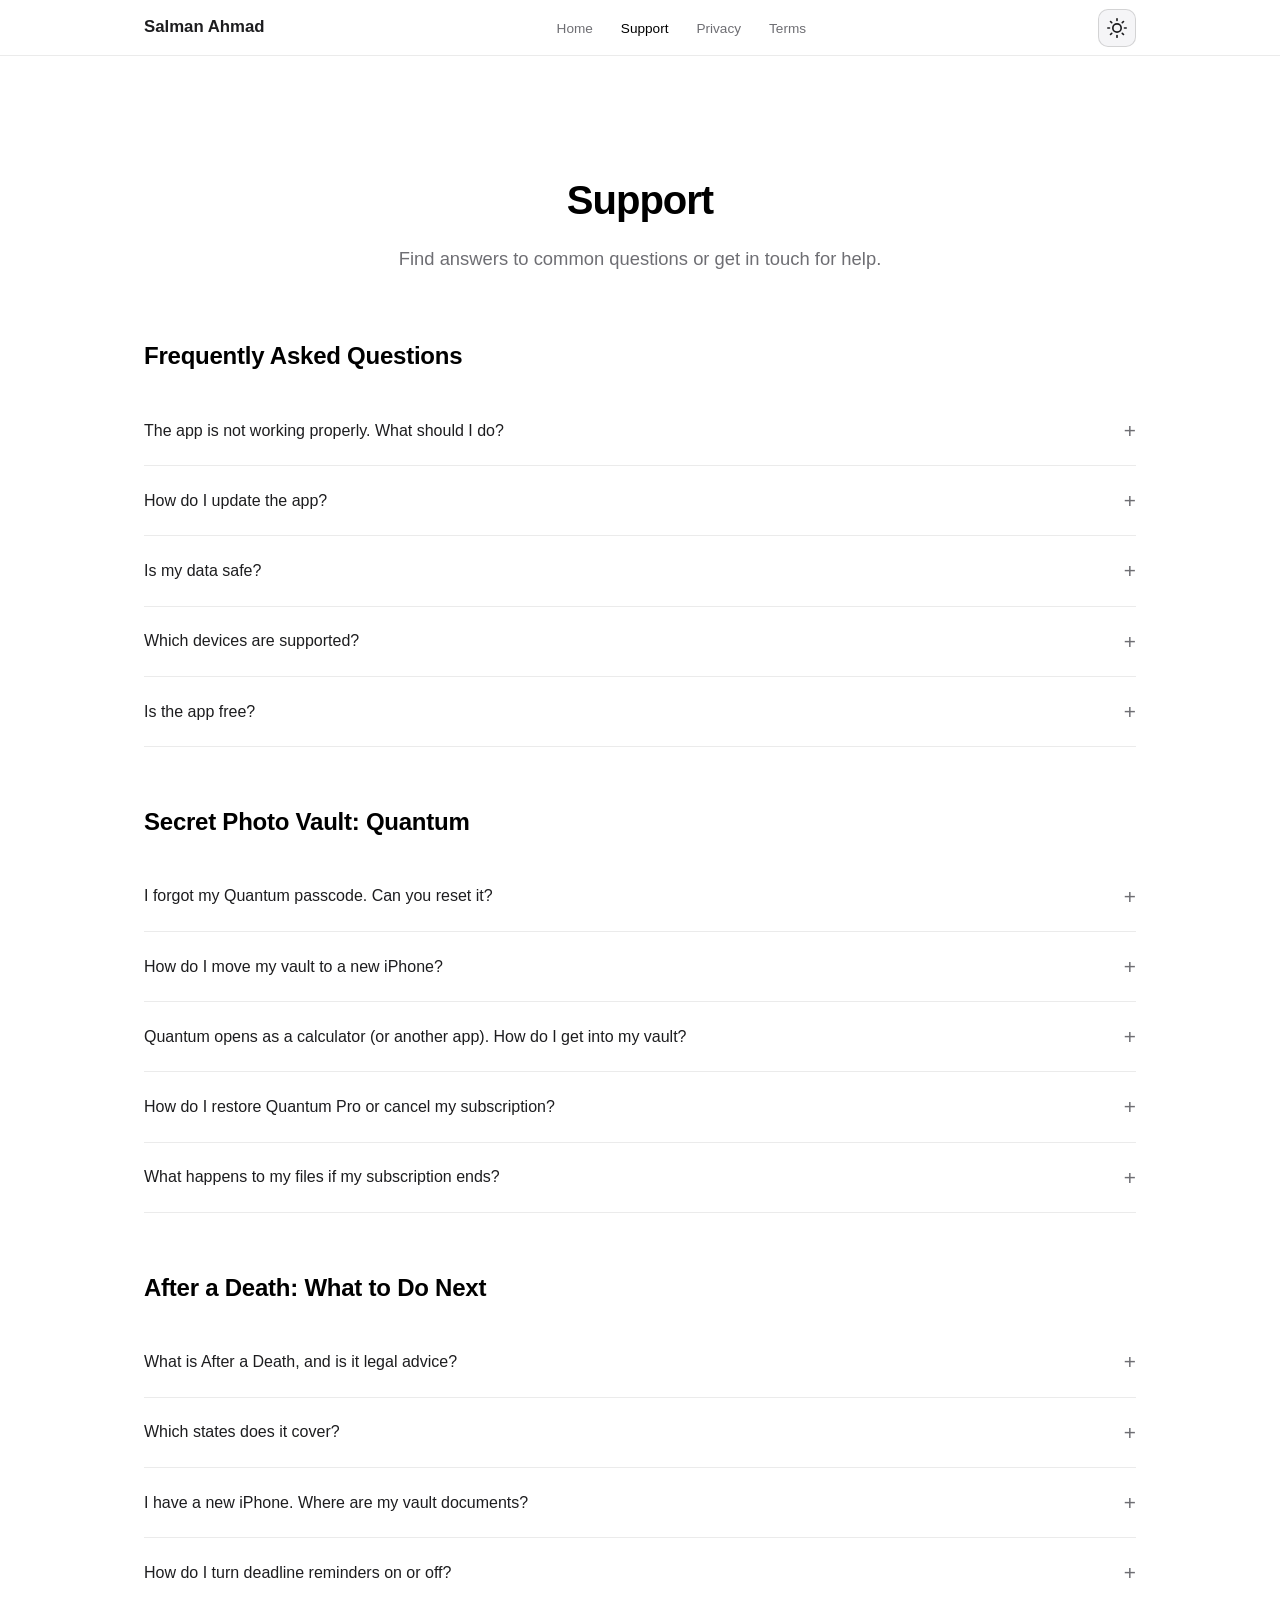
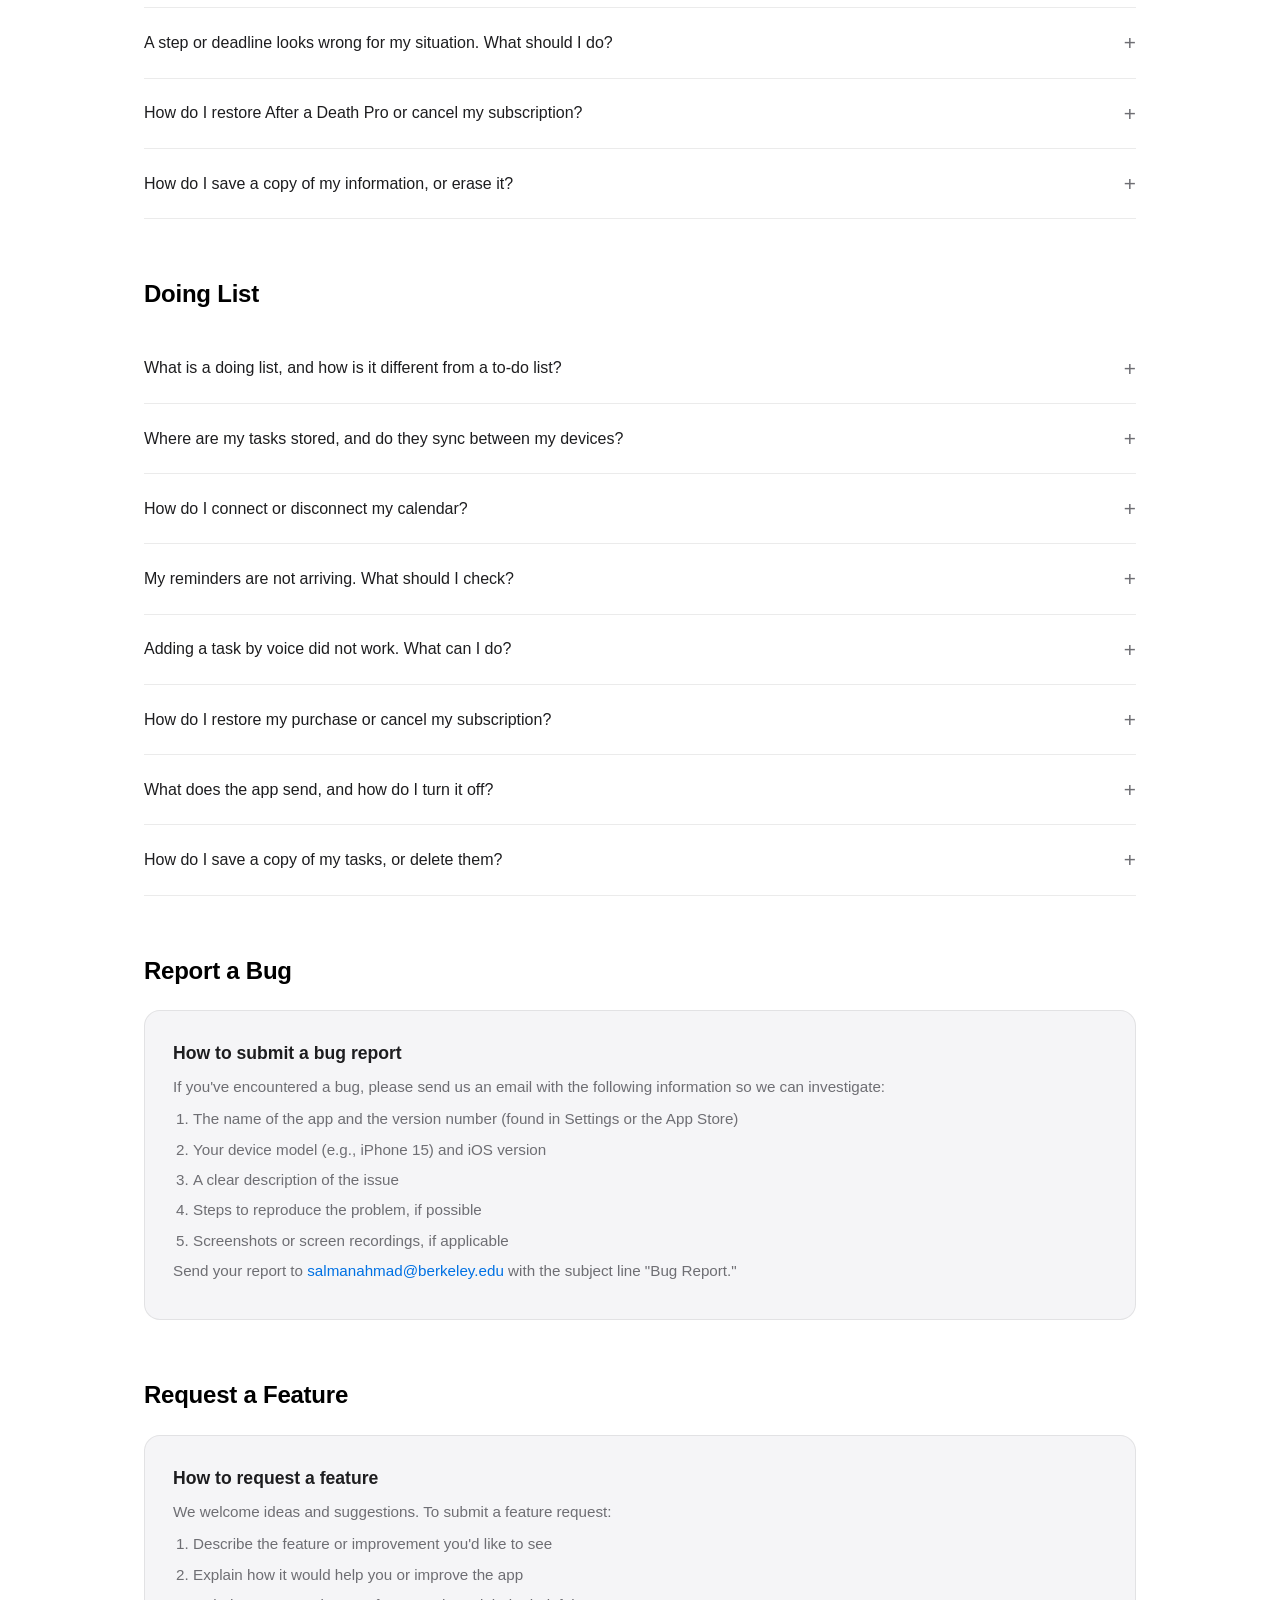
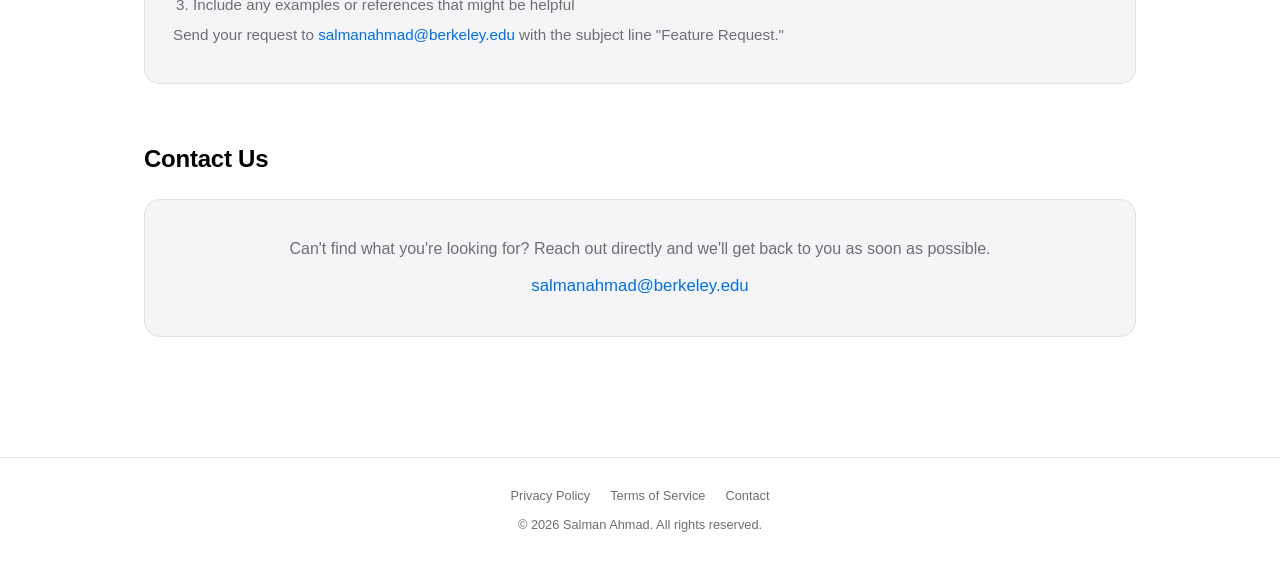
<file: support.html>
<!DOCTYPE html>
<html lang="en" data-theme="dark">
<head>
  <meta charset="UTF-8">
  <meta name="viewport" content="width=device-width, initial-scale=1.0">
  <title>Support — Salman Ahmad</title>
  <meta name="description" content="Get help with iOS applications by Salman Ahmad. FAQs, bug reports, and feature requests.">
  <meta name="theme-color" content="#0b0b0f">
  <meta name="color-scheme" content="dark light">
  <script>
    (function(){
      var t = localStorage.getItem('theme');
      if (!t) t = window.matchMedia('(prefers-color-scheme: light)').matches ? 'light' : 'dark';
      document.documentElement.setAttribute('data-theme', t);
      var m = document.querySelector('meta[name="theme-color"]');
      if (m) m.setAttribute('content', t === 'light' ? '#ffffff' : '#0b0b0f');
    })();
  </script>
  <link rel="stylesheet" href="styles.css">
</head>
<body>

  <nav class="nav" role="navigation" aria-label="Main navigation">
    <div class="nav-inner">
      <a href="index.html" class="nav-brand">Salman Ahmad</a>
      <ul class="nav-links">
        <li><a href="index.html">Home</a></li>
        <li><a href="support.html" class="active">Support</a></li>
        <li><a href="privacy.html">Privacy</a></li>
        <li><a href="terms.html">Terms</a></li>
      </ul>
      <div class="nav-actions">
        <button class="theme-toggle" aria-label="Switch to light mode">
          <svg class="icon-moon" viewBox="0 0 24 24" fill="none" stroke="currentColor" stroke-width="2" stroke-linecap="round" stroke-linejoin="round">
            <path d="M21 12.79A9 9 0 1 1 11.21 3 7 7 0 0 0 21 12.79z"/>
          </svg>
          <svg class="icon-sun" viewBox="0 0 24 24" fill="none" stroke="currentColor" stroke-width="2" stroke-linecap="round" stroke-linejoin="round">
            <circle cx="12" cy="12" r="5"/>
            <line x1="12" y1="1" x2="12" y2="3"/>
            <line x1="12" y1="21" x2="12" y2="23"/>
            <line x1="4.22" y1="4.22" x2="5.64" y2="5.64"/>
            <line x1="18.36" y1="18.36" x2="19.78" y2="19.78"/>
            <line x1="1" y1="12" x2="3" y2="12"/>
            <line x1="21" y1="12" x2="23" y2="12"/>
            <line x1="4.22" y1="19.78" x2="5.64" y2="18.36"/>
            <line x1="18.36" y1="5.64" x2="19.78" y2="4.22"/>
          </svg>
        </button>
        <button class="nav-toggle" aria-label="Toggle menu" aria-expanded="false">
          <svg viewBox="0 0 24 24" fill="none" stroke="currentColor" stroke-width="2" stroke-linecap="round">
            <line x1="3" y1="6" x2="21" y2="6"/>
            <line x1="3" y1="12" x2="21" y2="12"/>
            <line x1="3" y1="18" x2="21" y2="18"/>
          </svg>
        </button>
      </div>
    </div>
  </nav>

  <main>
    <section class="hero">
      <h1>Support</h1>
      <p>Find answers to common questions or get in touch for help.</p>
    </section>

    <section class="section" aria-labelledby="faq-heading">
      <h2 id="faq-heading">Frequently Asked Questions</h2>

      <details class="faq-item">
        <summary>The app is not working properly. What should I do?</summary>
        <div class="faq-answer">
          <p>First, try closing the app completely and reopening it. If the issue persists, make sure you are running the latest version of the app from the App Store. Restarting your device can also resolve many common issues. If none of these steps help, please contact us with details about the problem.</p>
        </div>
      </details>

      <details class="faq-item">
        <summary>How do I update the app?</summary>
        <div class="faq-answer">
          <p>Open the App Store on your device, tap your profile icon at the top, and scroll down to see available updates. You can also search for the app by name and tap "Update" if one is available.</p>
        </div>
      </details>

      <details class="faq-item">
        <summary>Is my data safe?</summary>
        <div class="faq-answer">
          <p>Yes. What is collected depends on the app. Quantum and After a Death collect nothing at all: everything stays on your device. Fox Reader collects limited anonymous usage data and, for free users, advertising data. None of the apps sends your name, email address or phone number to us. Please see each app's <a href="privacy.html">Privacy Policy</a> for full details.</p>
        </div>
      </details>

      <details class="faq-item">
        <summary>Which devices are supported?</summary>
        <div class="faq-answer">
          <p>Our apps support iPhones and iPads running the latest major version of iOS/iPadOS and one version prior. Check the app's listing on the App Store for specific compatibility details.</p>
        </div>
      </details>

      <details class="faq-item">
        <summary>Is the app free?</summary>
        <div class="faq-answer">
          <p>Pricing details are available on each app's App Store listing. Some apps may be free, while others may require a one-time purchase or offer in-app purchases.</p>
        </div>
      </details>
    </section>

    <section class="section" aria-labelledby="quantum-heading">
      <h2 id="quantum-heading">Secret Photo Vault: Quantum</h2>

      <details class="faq-item">
        <summary>I forgot my Quantum passcode. Can you reset it?</summary>
        <div class="faq-answer">
          <p>No, and nobody can. Quantum has no reset and no backdoor: your passcode never leaves your device and we hold no copy of your vault or its key. Without the passcode the contents cannot be recovered. If you want to start again, tap "Forgot?" on the lock screen and choose "Erase everything", which deletes the vault so you can set up a new one.</p>
        </div>
      </details>

      <details class="faq-item">
        <summary>How do I move my vault to a new iPhone?</summary>
        <div class="faq-answer">
          <p>On your old iPhone, open Quantum and go to Settings &gt; Export to save your original files to Files, Photos or anywhere you can share them. Install Quantum on the new iPhone, set it up, and import those files. A device backup or transfer does not carry a vault across: part of its key exists only on the original device, so a restored vault cannot be opened on another one.</p>
        </div>
      </details>

      <details class="faq-item">
        <summary>Quantum opens as a calculator (or another app). How do I get into my vault?</summary>
        <div class="faq-answer">
          <p>That is the disguise you chose. In the calculator, type your passcode and press "=". In the notebook, weather and unit converter covers, type your passcode into the search box and press Search. In any cover you can also press and hold the title (or the calculator's display) for one second to show the normal lock screen. You can change or switch off the disguise in Settings &gt; Disguise.</p>
        </div>
      </details>

      <details class="faq-item">
        <summary>How do I restore Quantum Pro or cancel my subscription?</summary>
        <div class="faq-answer">
          <p>To restore a purchase, open the app, enter your passcode and tap "Restore" at the bottom of the purchase screen; use the same Apple Account you bought it with. To cancel the monthly subscription, open the Settings app on your iPhone, tap your name, then Subscriptions, and choose Quantum. Refunds are handled by Apple at <a href="https://reportaproblem.apple.com" rel="noopener noreferrer" target="_blank">reportaproblem.apple.com</a>.</p>
        </div>
      </details>

      <details class="faq-item">
        <summary>What happens to my files if my subscription ends?</summary>
        <div class="faq-answer">
          <p>Quantum needs Quantum Pro to use: the monthly subscription (with a 7-day free trial) or the one-time lifetime purchase. There is no free version. If a subscription ends, nothing is deleted: your files stay encrypted on your device, and the purchase screen has an "Export my files" link that saves the originals to Files, Photos or anywhere you share. Subscribe again, or buy Lifetime, and the vault opens as before.</p>
        </div>
      </details>
    </section>

    <section class="section" id="after-a-death" aria-labelledby="after-a-death-heading">
      <h2 id="after-a-death-heading">After a Death: What to Do Next</h2>

      <details class="faq-item">
        <summary>What is After a Death, and is it legal advice?</summary>
        <div class="faq-answer">
          <p>After a Death is an organizer for the person handling things after someone dies. You pick the state and answer a few questions, and it builds a step-by-step plan with deadlines counted from your dates, letters ready to send, a document vault and an expense log. It is not legal advice and it is not a lawyer: every legal step links to the official source it comes from, and you should confirm anything important with the court or an attorney.</p>
        </div>
      </details>

      <details class="faq-item">
        <summary>Which states does it cover?</summary>
        <div class="faq-answer">
          <p>All 50 U.S. states, each with its own checklist. Washington, D.C. and the U.S. territories are not covered yet. If the person lived in one of the 50 states, choose that state during setup; you can change it later in Settings &gt; Edit your answers.</p>
        </div>
      </details>

      <details class="faq-item">
        <summary>I have a new iPhone. Where are my vault documents?</summary>
        <div class="faq-answer">
          <p>Files in the vault are encrypted on your device and are deliberately kept out of device backups, so they do not come along to a new or restored iPhone. Before you switch, open each document in the Vault tab and use "Export / share" to save a copy. Your plan, answers, letters and expenses are part of your normal device backup and do come along; a document whose file is missing shows "This file isn't on this device" and can be scanned again.</p>
        </div>
      </details>

      <details class="faq-item">
        <summary>How do I turn deadline reminders on or off?</summary>
        <div class="faq-answer">
          <p>Open the Settings tab in the app and find Reminders. You can turn reminders on, choose the time of day they arrive, or follow the link to your device's Settings if notifications were switched off there. A reminder arrives a few days before each dated deadline in your plan.</p>
        </div>
      </details>

      <details class="faq-item">
        <summary>A step or deadline looks wrong for my situation. What should I do?</summary>
        <div class="faq-answer">
          <p>Open the step and tap its source to read the official page it comes from; rules differ by state and every estate is different, so the court or an attorney has the final word. If you think the app has something wrong, please email us with your state and the name of the step so we can check it against the source.</p>
        </div>
      </details>

      <details class="faq-item">
        <summary>How do I restore After a Death Pro or cancel my subscription?</summary>
        <div class="faq-answer">
          <p>To restore a purchase, open the Settings tab in the app and tap "Restore purchases" (it is also on the purchase screen); use the same Apple Account you bought it with. To cancel the monthly subscription, tap "Manage or cancel subscription" in the app's Settings tab, or open the Settings app on your iPhone, tap your name, then Subscriptions. Refunds are handled by Apple at <a href="https://reportaproblem.apple.com" rel="noopener noreferrer" target="_blank">reportaproblem.apple.com</a>.</p>
        </div>
      </details>

      <details class="faq-item">
        <summary>How do I save a copy of my information, or erase it?</summary>
        <div class="faq-answer">
          <p>In the app's Settings tab, "Save a copy of everything" exports your information as a file you can keep anywhere, and "Erase everything and start over" removes the plan, vault, letters and expenses from the device (you are offered a full export first). Deleting the app also deletes its data. Nothing is stored on our side, so there is nothing for us to delete.</p>
        </div>
      </details>
    </section>

    <section class="section" id="doing-list" aria-labelledby="doing-list-heading">
      <h2 id="doing-list-heading">Doing List</h2>

      <details class="faq-item">
        <summary>What is a doing list, and how is it different from a to-do list?</summary>
        <div class="faq-answer">
          <p>A to-do list holds everything you could do, so it only grows. A doing list holds what you will do today. Each morning you pick a few tasks and the app shows whether they fit the time you have; you tap Start on one and a timer runs while you do it; in the evening you close the day and anything unfinished waits for tomorrow without turning red. Everything else stays out of sight in Later until you want it.</p>
        </div>
      </details>

      <details class="faq-item">
        <summary>Where are my tasks stored, and do they sync between my devices?</summary>
        <div class="faq-answer">
          <p>Your tasks are stored on your device. If iCloud sync is on, they are also kept in your own private iCloud and appear on your other devices signed in to the same Apple Account. We cannot see them. You can check or change this in the app under Settings &gt; Your data &gt; Sync with iCloud; a change takes effect the next time you open the app. Your theme, companion and wardrobe are kept on each device separately.</p>
        </div>
      </details>

      <details class="faq-item">
        <summary>How do I connect or disconnect my calendar?</summary>
        <div class="faq-answer">
          <p>Open Settings in the app and switch "Use my calendar" on or off. When it is on, the app reads your events to take busy time off your day and to show events in Upcoming; it never changes your calendar. Switching it off stops the app reading your calendar. To withdraw the permission completely, open the Settings app on your iPhone, find Doing List, and turn off Calendars.</p>
        </div>
      </details>

      <details class="faq-item">
        <summary>My reminders are not arriving. What should I check?</summary>
        <div class="faq-answer">
          <p>In the app's Settings, look under Reminders: if notifications were switched off for Doing List, a message there takes you to your iPhone's Settings to turn them back on. Also check that a Focus mode is not silencing them. A task reminds you only if it has a time; "Plan your day" and "Close the day" are separate daily nudges that you can turn on or off and set a time for.</p>
        </div>
      </details>

      <details class="faq-item">
        <summary>Adding a task by voice did not work. What can I do?</summary>
        <div class="faq-answer">
          <p>The first time you tap the microphone, iOS asks for the microphone and for speech recognition; both are needed. If either was declined, open the Settings app on your iPhone, find Doing List, and turn on Microphone and Speech Recognition. Speak after the listening strip appears, and it stops by itself when you pause. You can always correct the text with the keyboard before adding the task.</p>
        </div>
      </details>

      <details class="faq-item">
        <summary>How do I restore my purchase or cancel my subscription?</summary>
        <div class="faq-answer">
          <p>To restore a purchase, tap "Restore Purchases" on the purchase screen, or open Settings in the app and tap "Restore purchases"; use the same Apple Account you bought it with. To cancel a subscription, tap "Manage or cancel subscription" in the app's Settings, or open the Settings app on your iPhone, tap your name, then Subscriptions. If you started a free trial, cancel at least 24 hours before it ends to avoid being charged. Refunds are handled by Apple at <a href="https://reportaproblem.apple.com" rel="noopener noreferrer" target="_blank">reportaproblem.apple.com</a>.</p>
        </div>
      </details>

      <details class="faq-item">
        <summary>What does the app send, and how do I turn it off?</summary>
        <div class="faq-answer">
          <p>Doing List sends usage statistics: which features are used and how often, never the words in your tasks, notes or lists. They are not tied to your name or Apple Account and are not used for advertising. In the EU, the UK and Switzerland the app asks first and sends nothing unless you agree. To turn them off, or on, open Settings in the app and use "Share usage statistics" under Your data. The full details are in the <a href="privacy.html#doing-list">Privacy Policy</a>.</p>
        </div>
      </details>

      <details class="faq-item">
        <summary>How do I save a copy of my tasks, or delete them?</summary>
        <div class="faq-answer">
          <p>In the app's Settings, "Export everything" saves all your tasks as a file you can keep anywhere. Deleting the app removes its data from that device. If you use iCloud sync, a copy also lives in your iCloud: to remove it, open the Settings app on your iPhone, tap your name, then iCloud, then Manage Account Storage, and choose Doing List. Nothing is stored on our side, so there is nothing for us to delete.</p>
        </div>
      </details>
    </section>

    <section class="section" aria-labelledby="bug-heading">
      <h2 id="bug-heading">Report a Bug</h2>
      <div class="instructions">
        <h3>How to submit a bug report</h3>
        <p>If you've encountered a bug, please send us an email with the following information so we can investigate:</p>
        <ol>
          <li>The name of the app and the version number (found in Settings or the App Store)</li>
          <li>Your device model (e.g., iPhone 15) and iOS version</li>
          <li>A clear description of the issue</li>
          <li>Steps to reproduce the problem, if possible</li>
          <li>Screenshots or screen recordings, if applicable</li>
        </ol>
        <p>Send your report to <a href="mailto:salmanahmad@berkeley.edu?subject=Bug%20Report">salmanahmad@berkeley.edu</a> with the subject line "Bug Report."</p>
      </div>
    </section>

    <section class="section" aria-labelledby="feature-heading">
      <h2 id="feature-heading">Request a Feature</h2>
      <div class="instructions">
        <h3>How to request a feature</h3>
        <p>We welcome ideas and suggestions. To submit a feature request:</p>
        <ol>
          <li>Describe the feature or improvement you'd like to see</li>
          <li>Explain how it would help you or improve the app</li>
          <li>Include any examples or references that might be helpful</li>
        </ol>
        <p>Send your request to <a href="mailto:salmanahmad@berkeley.edu?subject=Feature%20Request">salmanahmad@berkeley.edu</a> with the subject line "Feature Request."</p>
      </div>
    </section>

    <section class="section">
      <h2>Contact Us</h2>
      <div class="contact-box">
        <p>Can't find what you're looking for? Reach out directly and we'll get back to you as soon as possible.</p>
        <a href="mailto:salmanahmad@berkeley.edu">salmanahmad@berkeley.edu</a>
      </div>
    </section>
  </main>

  <footer class="footer">
    <div class="footer-inner">
      <div class="footer-links">
        <a href="privacy.html">Privacy Policy</a>
        <a href="terms.html">Terms of Service</a>
        <a href="mailto:salmanahmad@berkeley.edu">Contact</a>
      </div>
      <p>&copy; 2026 Salman Ahmad. All rights reserved.</p>
    </div>
  </footer>

  <script src="theme.js"></script>

</body>
</html>
</file>
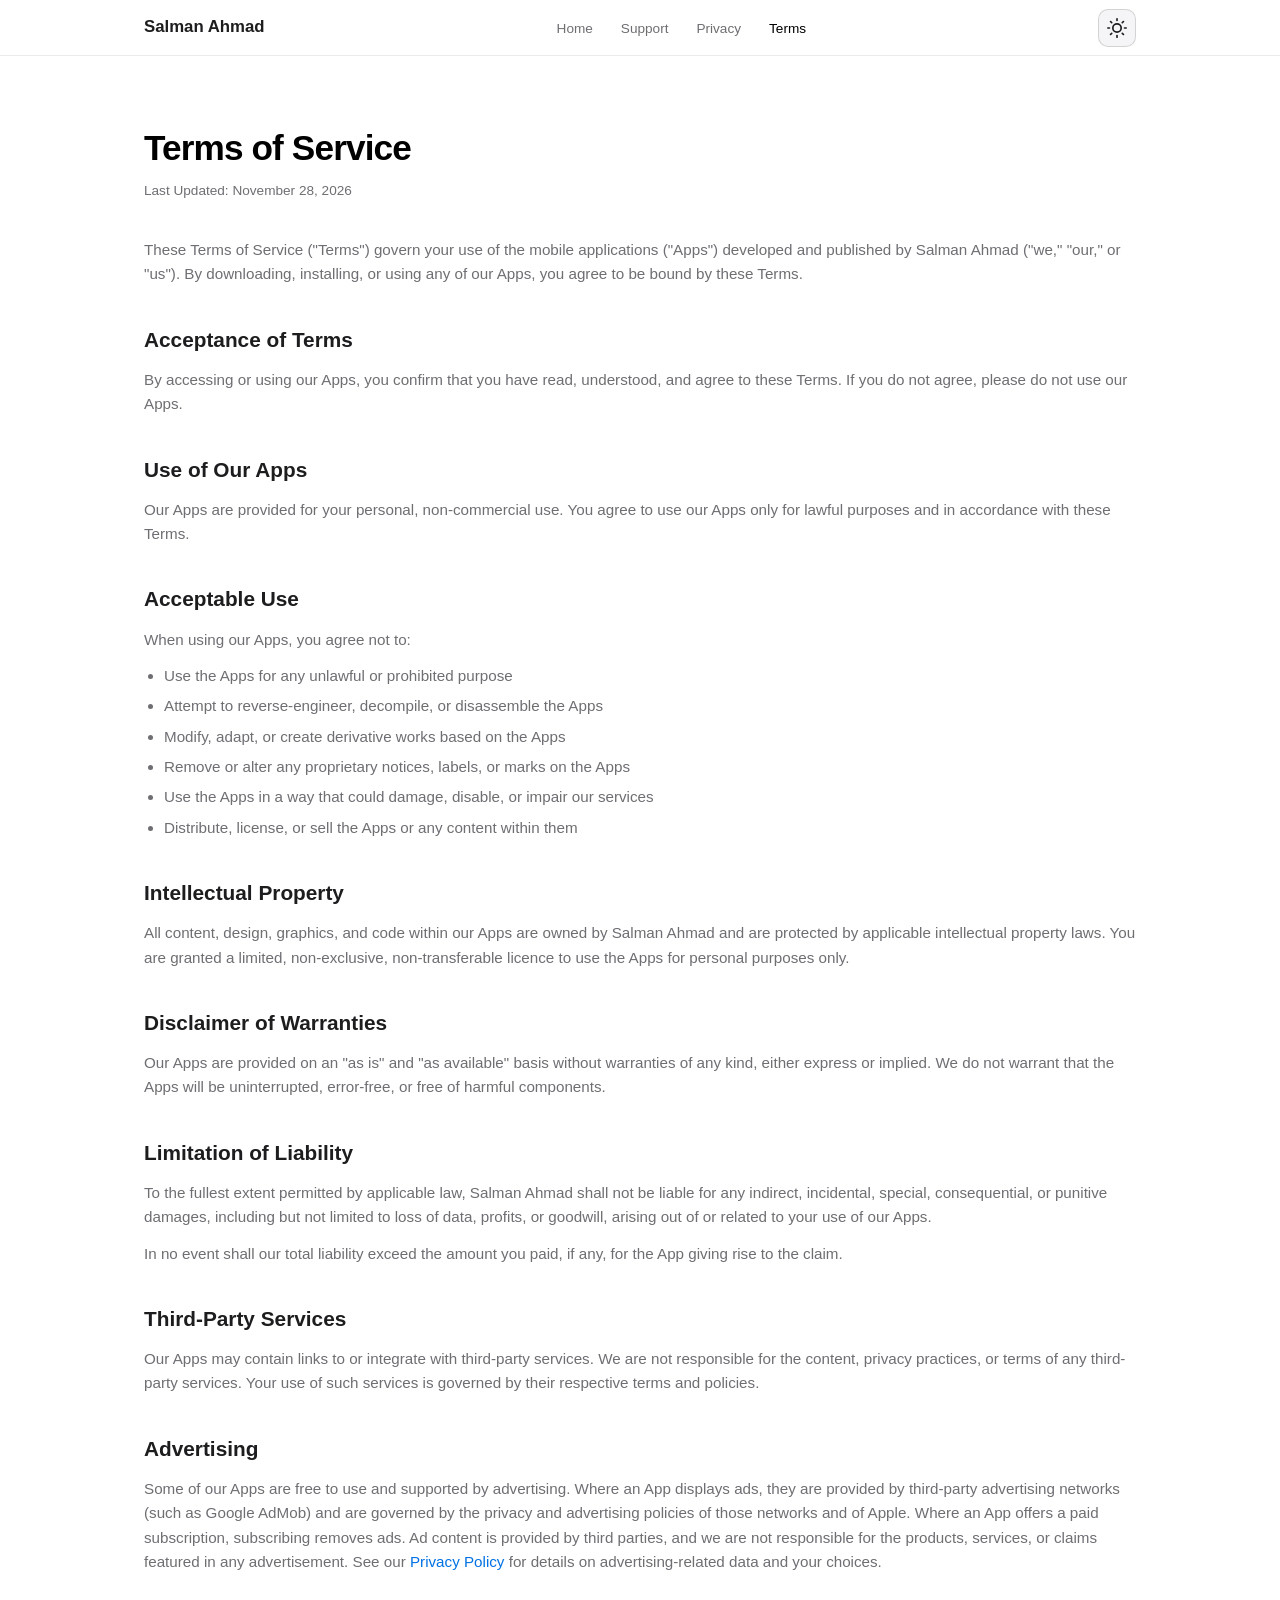
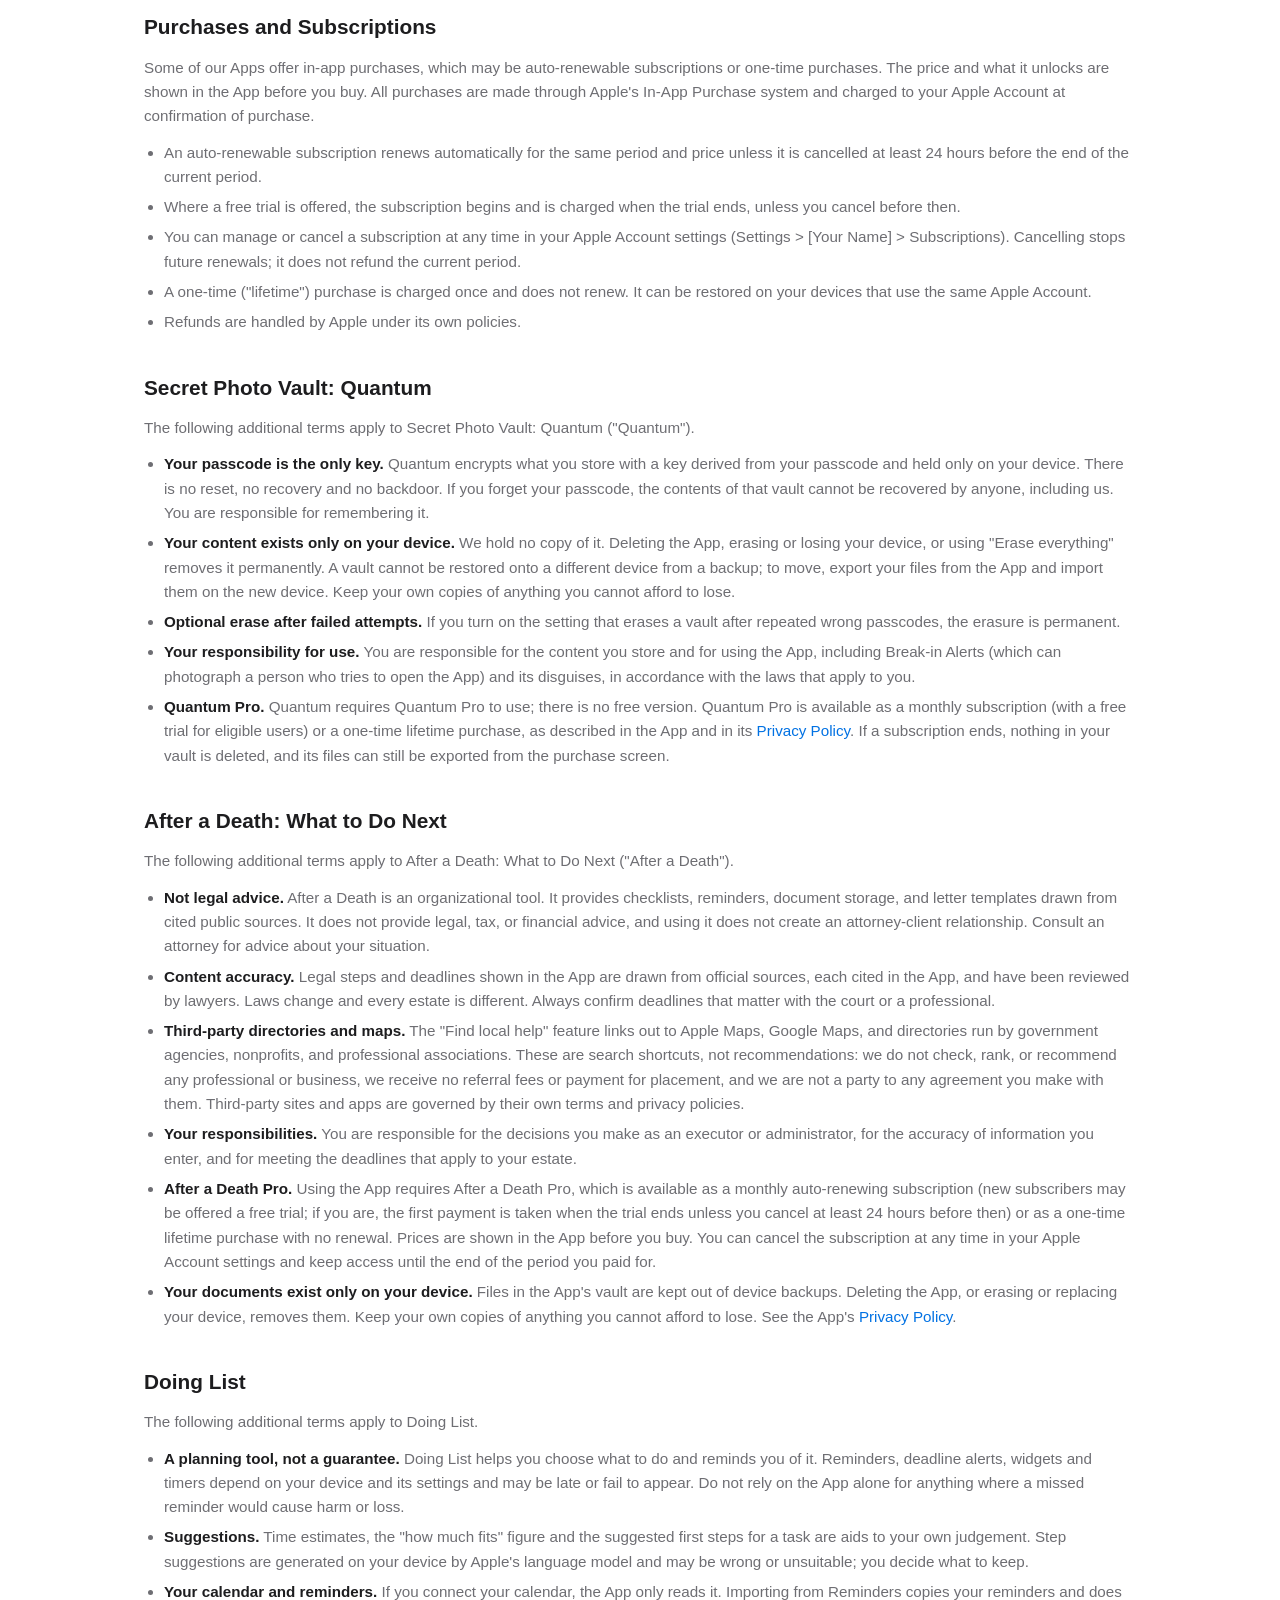
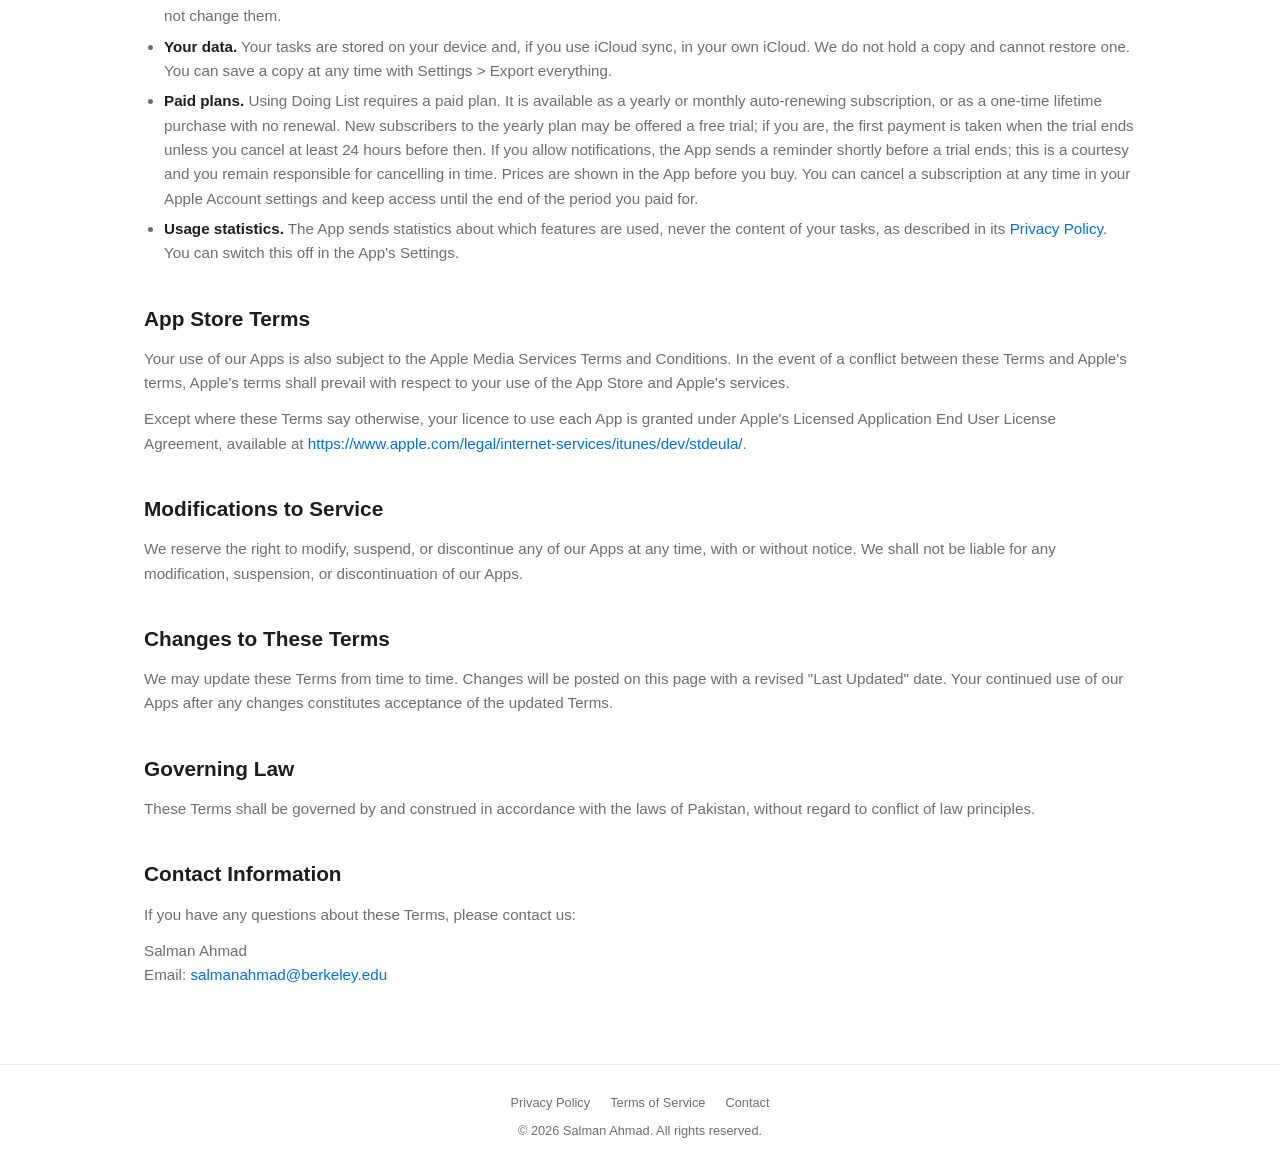
<file: terms.html>
<!DOCTYPE html>
<html lang="en" data-theme="dark">
<head>
  <meta charset="UTF-8">
  <meta name="viewport" content="width=device-width, initial-scale=1.0">
  <title>Terms of Service — Salman Ahmad</title>
  <meta name="description" content="Terms of service for iOS applications by Salman Ahmad.">
  <meta name="theme-color" content="#0b0b0f">
  <meta name="color-scheme" content="dark light">
  <script>
    (function(){
      var t = localStorage.getItem('theme');
      if (!t) t = window.matchMedia('(prefers-color-scheme: light)').matches ? 'light' : 'dark';
      document.documentElement.setAttribute('data-theme', t);
      var m = document.querySelector('meta[name="theme-color"]');
      if (m) m.setAttribute('content', t === 'light' ? '#ffffff' : '#0b0b0f');
    })();
  </script>
  <link rel="stylesheet" href="styles.css">
</head>
<body>

  <nav class="nav" role="navigation" aria-label="Main navigation">
    <div class="nav-inner">
      <a href="index.html" class="nav-brand">Salman Ahmad</a>
      <ul class="nav-links">
        <li><a href="index.html">Home</a></li>
        <li><a href="support.html">Support</a></li>
        <li><a href="privacy.html">Privacy</a></li>
        <li><a href="terms.html" class="active">Terms</a></li>
      </ul>
      <div class="nav-actions">
        <button class="theme-toggle" aria-label="Switch to light mode">
          <svg class="icon-moon" viewBox="0 0 24 24" fill="none" stroke="currentColor" stroke-width="2" stroke-linecap="round" stroke-linejoin="round">
            <path d="M21 12.79A9 9 0 1 1 11.21 3 7 7 0 0 0 21 12.79z"/>
          </svg>
          <svg class="icon-sun" viewBox="0 0 24 24" fill="none" stroke="currentColor" stroke-width="2" stroke-linecap="round" stroke-linejoin="round">
            <circle cx="12" cy="12" r="5"/>
            <line x1="12" y1="1" x2="12" y2="3"/>
            <line x1="12" y1="21" x2="12" y2="23"/>
            <line x1="4.22" y1="4.22" x2="5.64" y2="5.64"/>
            <line x1="18.36" y1="18.36" x2="19.78" y2="19.78"/>
            <line x1="1" y1="12" x2="3" y2="12"/>
            <line x1="21" y1="12" x2="23" y2="12"/>
            <line x1="4.22" y1="19.78" x2="5.64" y2="18.36"/>
            <line x1="18.36" y1="5.64" x2="19.78" y2="4.22"/>
          </svg>
        </button>
        <button class="nav-toggle" aria-label="Toggle menu" aria-expanded="false">
          <svg viewBox="0 0 24 24" fill="none" stroke="currentColor" stroke-width="2" stroke-linecap="round">
            <line x1="3" y1="6" x2="21" y2="6"/>
            <line x1="3" y1="12" x2="21" y2="12"/>
            <line x1="3" y1="18" x2="21" y2="18"/>
          </svg>
        </button>
      </div>
    </div>
  </nav>

  <main class="legal">
    <h1>Terms of Service</h1>
    <p class="updated">Last Updated: November 28, 2026</p>

    <p>These Terms of Service ("Terms") govern your use of the mobile applications ("Apps") developed and published by Salman Ahmad ("we," "our," or "us"). By downloading, installing, or using any of our Apps, you agree to be bound by these Terms.</p>

    <h2>Acceptance of Terms</h2>
    <p>By accessing or using our Apps, you confirm that you have read, understood, and agree to these Terms. If you do not agree, please do not use our Apps.</p>

    <h2>Use of Our Apps</h2>
    <p>Our Apps are provided for your personal, non-commercial use. You agree to use our Apps only for lawful purposes and in accordance with these Terms.</p>

    <h2>Acceptable Use</h2>
    <p>When using our Apps, you agree not to:</p>
    <ul>
      <li>Use the Apps for any unlawful or prohibited purpose</li>
      <li>Attempt to reverse-engineer, decompile, or disassemble the Apps</li>
      <li>Modify, adapt, or create derivative works based on the Apps</li>
      <li>Remove or alter any proprietary notices, labels, or marks on the Apps</li>
      <li>Use the Apps in a way that could damage, disable, or impair our services</li>
      <li>Distribute, license, or sell the Apps or any content within them</li>
    </ul>

    <h2>Intellectual Property</h2>
    <p>All content, design, graphics, and code within our Apps are owned by Salman Ahmad and are protected by applicable intellectual property laws. You are granted a limited, non-exclusive, non-transferable licence to use the Apps for personal purposes only.</p>

    <h2>Disclaimer of Warranties</h2>
    <p>Our Apps are provided on an "as is" and "as available" basis without warranties of any kind, either express or implied. We do not warrant that the Apps will be uninterrupted, error-free, or free of harmful components.</p>

    <h2>Limitation of Liability</h2>
    <p>To the fullest extent permitted by applicable law, Salman Ahmad shall not be liable for any indirect, incidental, special, consequential, or punitive damages, including but not limited to loss of data, profits, or goodwill, arising out of or related to your use of our Apps.</p>
    <p>In no event shall our total liability exceed the amount you paid, if any, for the App giving rise to the claim.</p>

    <h2>Third-Party Services</h2>
    <p>Our Apps may contain links to or integrate with third-party services. We are not responsible for the content, privacy practices, or terms of any third-party services. Your use of such services is governed by their respective terms and policies.</p>

    <h2>Advertising</h2>
    <p>Some of our Apps are free to use and supported by advertising. Where an App displays ads, they are provided by third-party advertising networks (such as Google AdMob) and are governed by the privacy and advertising policies of those networks and of Apple. Where an App offers a paid subscription, subscribing removes ads. Ad content is provided by third parties, and we are not responsible for the products, services, or claims featured in any advertisement. See our <a href="privacy.html">Privacy Policy</a> for details on advertising-related data and your choices.</p>

    <h2>Purchases and Subscriptions</h2>
    <p>Some of our Apps offer in-app purchases, which may be auto-renewable subscriptions or one-time purchases. The price and what it unlocks are shown in the App before you buy. All purchases are made through Apple's In-App Purchase system and charged to your Apple Account at confirmation of purchase.</p>
    <ul>
      <li>An auto-renewable subscription renews automatically for the same period and price unless it is cancelled at least 24 hours before the end of the current period.</li>
      <li>Where a free trial is offered, the subscription begins and is charged when the trial ends, unless you cancel before then.</li>
      <li>You can manage or cancel a subscription at any time in your Apple Account settings (Settings &gt; [Your Name] &gt; Subscriptions). Cancelling stops future renewals; it does not refund the current period.</li>
      <li>A one-time ("lifetime") purchase is charged once and does not renew. It can be restored on your devices that use the same Apple Account.</li>
      <li>Refunds are handled by Apple under its own policies.</li>
    </ul>

    <h2>Secret Photo Vault: Quantum</h2>
    <p>The following additional terms apply to Secret Photo Vault: Quantum ("Quantum").</p>
    <ul>
      <li><strong>Your passcode is the only key.</strong> Quantum encrypts what you store with a key derived from your passcode and held only on your device. There is no reset, no recovery and no backdoor. If you forget your passcode, the contents of that vault cannot be recovered by anyone, including us. You are responsible for remembering it.</li>
      <li><strong>Your content exists only on your device.</strong> We hold no copy of it. Deleting the App, erasing or losing your device, or using "Erase everything" removes it permanently. A vault cannot be restored onto a different device from a backup; to move, export your files from the App and import them on the new device. Keep your own copies of anything you cannot afford to lose.</li>
      <li><strong>Optional erase after failed attempts.</strong> If you turn on the setting that erases a vault after repeated wrong passcodes, the erasure is permanent.</li>
      <li><strong>Your responsibility for use.</strong> You are responsible for the content you store and for using the App, including Break-in Alerts (which can photograph a person who tries to open the App) and its disguises, in accordance with the laws that apply to you.</li>
      <li><strong>Quantum Pro.</strong> Quantum requires Quantum Pro to use; there is no free version. Quantum Pro is available as a monthly subscription (with a free trial for eligible users) or a one-time lifetime purchase, as described in the App and in its <a href="privacy.html#quantum">Privacy Policy</a>. If a subscription ends, nothing in your vault is deleted, and its files can still be exported from the purchase screen.</li>
    </ul>

    <h2 id="after-a-death">After a Death: What to Do Next</h2>
    <p>The following additional terms apply to After a Death: What to Do Next ("After a Death").</p>
    <ul>
      <li><strong>Not legal advice.</strong> After a Death is an organizational tool. It provides checklists, reminders, document storage, and letter templates drawn from cited public sources. It does not provide legal, tax, or financial advice, and using it does not create an attorney-client relationship. Consult an attorney for advice about your situation.</li>
      <li><strong>Content accuracy.</strong> Legal steps and deadlines shown in the App are drawn from official sources, each cited in the App, and have been reviewed by lawyers. Laws change and every estate is different. Always confirm deadlines that matter with the court or a professional.</li>
      <li><strong>Third-party directories and maps.</strong> The "Find local help" feature links out to Apple Maps, Google Maps, and directories run by government agencies, nonprofits, and professional associations. These are search shortcuts, not recommendations: we do not check, rank, or recommend any professional or business, we receive no referral fees or payment for placement, and we are not a party to any agreement you make with them. Third-party sites and apps are governed by their own terms and privacy policies.</li>
      <li><strong>Your responsibilities.</strong> You are responsible for the decisions you make as an executor or administrator, for the accuracy of information you enter, and for meeting the deadlines that apply to your estate.</li>
      <li><strong>After a Death Pro.</strong> Using the App requires After a Death Pro, which is available as a monthly auto-renewing subscription (new subscribers may be offered a free trial; if you are, the first payment is taken when the trial ends unless you cancel at least 24 hours before then) or as a one-time lifetime purchase with no renewal. Prices are shown in the App before you buy. You can cancel the subscription at any time in your Apple Account settings and keep access until the end of the period you paid for.</li>
      <li><strong>Your documents exist only on your device.</strong> Files in the App's vault are kept out of device backups. Deleting the App, or erasing or replacing your device, removes them. Keep your own copies of anything you cannot afford to lose. See the App's <a href="privacy.html#after-a-death">Privacy Policy</a>.</li>
    </ul>

    <h2 id="doing-list">Doing List</h2>
    <p>The following additional terms apply to Doing List.</p>
    <ul>
      <li><strong>A planning tool, not a guarantee.</strong> Doing List helps you choose what to do and reminds you of it. Reminders, deadline alerts, widgets and timers depend on your device and its settings and may be late or fail to appear. Do not rely on the App alone for anything where a missed reminder would cause harm or loss.</li>
      <li><strong>Suggestions.</strong> Time estimates, the "how much fits" figure and the suggested first steps for a task are aids to your own judgement. Step suggestions are generated on your device by Apple's language model and may be wrong or unsuitable; you decide what to keep.</li>
      <li><strong>Your calendar and reminders.</strong> If you connect your calendar, the App only reads it. Importing from Reminders copies your reminders and does not change them.</li>
      <li><strong>Your data.</strong> Your tasks are stored on your device and, if you use iCloud sync, in your own iCloud. We do not hold a copy and cannot restore one. You can save a copy at any time with Settings &gt; Export everything.</li>
      <li><strong>Paid plans.</strong> Using Doing List requires a paid plan. It is available as a yearly or monthly auto-renewing subscription, or as a one-time lifetime purchase with no renewal. New subscribers to the yearly plan may be offered a free trial; if you are, the first payment is taken when the trial ends unless you cancel at least 24 hours before then. If you allow notifications, the App sends a reminder shortly before a trial ends; this is a courtesy and you remain responsible for cancelling in time. Prices are shown in the App before you buy. You can cancel a subscription at any time in your Apple Account settings and keep access until the end of the period you paid for.</li>
      <li><strong>Usage statistics.</strong> The App sends statistics about which features are used, never the content of your tasks, as described in its <a href="privacy.html#doing-list">Privacy Policy</a>. You can switch this off in the App's Settings.</li>
    </ul>

    <h2>App Store Terms</h2>
    <p>Your use of our Apps is also subject to the Apple Media Services Terms and Conditions. In the event of a conflict between these Terms and Apple's terms, Apple's terms shall prevail with respect to your use of the App Store and Apple's services.</p>
    <p>Except where these Terms say otherwise, your licence to use each App is granted under Apple's Licensed Application End User License Agreement, available at <a href="https://www.apple.com/legal/internet-services/itunes/dev/stdeula/" rel="noopener noreferrer" target="_blank">https://www.apple.com/legal/internet-services/itunes/dev/stdeula/</a>.</p>

    <h2>Modifications to Service</h2>
    <p>We reserve the right to modify, suspend, or discontinue any of our Apps at any time, with or without notice. We shall not be liable for any modification, suspension, or discontinuation of our Apps.</p>

    <h2>Changes to These Terms</h2>
    <p>We may update these Terms from time to time. Changes will be posted on this page with a revised "Last Updated" date. Your continued use of our Apps after any changes constitutes acceptance of the updated Terms.</p>

    <h2>Governing Law</h2>
    <p>These Terms shall be governed by and construed in accordance with the laws of Pakistan, without regard to conflict of law principles.</p>

    <h2>Contact Information</h2>
    <p>If you have any questions about these Terms, please contact us:</p>
    <p>
      Salman Ahmad<br>
      Email: <a href="mailto:salmanahmad@berkeley.edu">salmanahmad@berkeley.edu</a>
    </p>
  </main>

  <footer class="footer">
    <div class="footer-inner">
      <div class="footer-links">
        <a href="privacy.html">Privacy Policy</a>
        <a href="terms.html">Terms of Service</a>
        <a href="mailto:salmanahmad@berkeley.edu">Contact</a>
      </div>
      <p>&copy; 2026 Salman Ahmad. All rights reserved.</p>
    </div>
  </footer>

  <script src="theme.js"></script>

</body>
</html>
</file>
<file: styles.css>
/* ===== Reset & Base ===== */
*,
*::before,
*::after {
  margin: 0;
  padding: 0;
  box-sizing: border-box;
}

/* ===== Dark Theme (default) ===== */
:root {
  --color-bg: #0b0b0f;
  --color-surface: #15151e;
  --color-surface-hover: #1c1c28;
  --color-border: rgba(255, 255, 255, 0.07);
  --color-border-hover: rgba(255, 255, 255, 0.12);
  --color-text: #e8e8ed;
  --color-text-secondary: #7c7c8a;
  --color-heading: #ffffff;
  --color-accent: #3b82f6;
  --color-accent-hover: #5b9aff;
  --color-accent-subtle: rgba(59, 130, 246, 0.1);
  --color-accent-border: rgba(59, 130, 246, 0.15);
  --color-accent-border-hover: rgba(59, 130, 246, 0.3);
  --color-accent-bg-hover: rgba(59, 130, 246, 0.18);
  --nav-bg: rgba(11, 11, 15, 0.82);
  --nav-bg-mobile: rgba(11, 11, 15, 0.96);
  --app-icon-bg: rgba(255, 255, 255, 0.05);
  --card-shadow: 0 4px 24px rgba(59, 130, 246, 0.06);
  --bg-glow: radial-gradient(ellipse 80% 50% at 50% -20%, rgba(59, 130, 246, 0.06), transparent);
  --selection-bg: rgba(59, 130, 246, 0.3);
  --selection-color: #fff;
  --scrollbar-thumb: rgba(255, 255, 255, 0.1);
  --scrollbar-thumb-hover: rgba(255, 255, 255, 0.18);
  --max-width: 1120px;
  --nav-height: 56px;
  --content-padding: clamp(20px, 5vw, 64px);
}

/* ===== Light Theme ===== */
[data-theme="light"] {
  --color-bg: #ffffff;
  --color-surface: #f5f5f7;
  --color-surface-hover: #ebebed;
  --color-border: rgba(0, 0, 0, 0.08);
  --color-border-hover: rgba(0, 0, 0, 0.14);
  --color-text: #1d1d1f;
  --color-text-secondary: #6e6e73;
  --color-heading: #000000;
  --color-accent: #0071e3;
  --color-accent-hover: #0077ed;
  --color-accent-subtle: rgba(0, 113, 227, 0.06);
  --color-accent-border: rgba(0, 113, 227, 0.12);
  --color-accent-border-hover: rgba(0, 113, 227, 0.25);
  --color-accent-bg-hover: rgba(0, 113, 227, 0.1);
  --nav-bg: rgba(255, 255, 255, 0.88);
  --nav-bg-mobile: rgba(255, 255, 255, 0.97);
  --app-icon-bg: rgba(0, 0, 0, 0.04);
  --card-shadow: 0 2px 12px rgba(0, 0, 0, 0.06);
  --bg-glow: none;
  --selection-bg: rgba(0, 113, 227, 0.2);
  --selection-color: #000;
  --scrollbar-thumb: rgba(0, 0, 0, 0.15);
  --scrollbar-thumb-hover: rgba(0, 0, 0, 0.25);
}

html {
  font-size: 16px;
  -webkit-text-size-adjust: 100%;
}

body {
  font-family: -apple-system, BlinkMacSystemFont, "Segoe UI", Roboto,
    Helvetica, Arial, sans-serif, "Apple Color Emoji", "Segoe UI Emoji";
  color: var(--color-text);
  background: var(--color-bg);
  background-image: var(--bg-glow);
  line-height: 1.6;
  min-height: 100vh;
  display: flex;
  flex-direction: column;
  transition: background-color 0.3s, color 0.3s;
}

a {
  color: var(--color-accent);
  text-decoration: none;
  transition: color 0.2s;
}

a:hover {
  color: var(--color-accent-hover);
  text-decoration: underline;
}

img {
  max-width: 100%;
  display: block;
}

/* ===== Navigation ===== */
.nav {
  position: sticky;
  top: 0;
  z-index: 100;
  height: var(--nav-height);
  background: var(--nav-bg);
  backdrop-filter: saturate(180%) blur(20px);
  -webkit-backdrop-filter: saturate(180%) blur(20px);
  border-bottom: 1px solid var(--color-border);
  transition: background 0.3s, border-color 0.3s;
}

.nav-inner {
  max-width: var(--max-width);
  margin: 0 auto;
  padding: 0 var(--content-padding);
  height: 100%;
  display: flex;
  align-items: center;
  justify-content: space-between;
}

.nav-brand {
  font-weight: 600;
  font-size: 1.05rem;
  color: var(--color-text);
  white-space: nowrap;
}

.nav-brand:hover {
  text-decoration: none;
  color: var(--color-heading);
}

.nav-links {
  list-style: none;
  display: flex;
  gap: 28px;
}

.nav-links a {
  font-size: 0.85rem;
  color: var(--color-text-secondary);
  transition: color 0.2s;
}

.nav-links a:hover {
  color: var(--color-text);
  text-decoration: none;
}

.nav-links a.active {
  color: var(--color-heading);
  font-weight: 500;
}

/* Nav right group: theme toggle + hamburger */
.nav-actions {
  display: flex;
  align-items: center;
  gap: 4px;
}

/* ===== Theme Toggle ===== */
.theme-toggle {
  background: var(--color-surface);
  border: 1px solid var(--color-border-hover);
  border-radius: 10px;
  cursor: pointer;
  padding: 8px;
  color: var(--color-text);
  display: flex;
  align-items: center;
  justify-content: center;
  transition: color 0.2s, border-color 0.2s, background 0.2s;
}

.theme-toggle:hover {
  color: var(--color-heading);
  border-color: var(--color-accent);
  background: var(--color-surface-hover);
}

.theme-toggle svg {
  width: 20px;
  height: 20px;
  display: block;
}

/* Show moon in dark mode, sun in light mode */
.theme-toggle .icon-sun { display: none; }
.theme-toggle .icon-moon { display: block; }

[data-theme="light"] .theme-toggle .icon-sun { display: block; }
[data-theme="light"] .theme-toggle .icon-moon { display: none; }

/* Mobile nav toggle */
.nav-toggle {
  display: none;
  background: none;
  border: none;
  cursor: pointer;
  padding: 8px;
  color: var(--color-text);
}

.nav-toggle svg {
  width: 22px;
  height: 22px;
  display: block;
}

@media (max-width: 600px) {
  .nav-toggle {
    display: block;
  }

  .nav-links {
    display: none;
    position: absolute;
    top: var(--nav-height);
    left: 0;
    right: 0;
    flex-direction: column;
    gap: 0;
    background: var(--nav-bg-mobile);
    backdrop-filter: saturate(180%) blur(20px);
    -webkit-backdrop-filter: saturate(180%) blur(20px);
    border-bottom: 1px solid var(--color-border);
    padding: 8px 0;
  }

  .nav-links.open {
    display: flex;
  }

  .nav-links li {
    border-top: 1px solid var(--color-border);
  }

  .nav-links li:first-child {
    border-top: none;
  }

  .nav-links a {
    display: block;
    padding: 14px var(--content-padding);
    font-size: 0.95rem;
  }
}

/* ===== Main Content ===== */
main {
  flex: 1;
  max-width: var(--max-width);
  margin: 0 auto;
  padding: clamp(32px, 6vw, 64px) var(--content-padding);
  width: 100%;
}

/* ===== Hero ===== */
.hero {
  text-align: center;
  padding: clamp(24px, 5vw, 48px) 0 clamp(32px, 6vw, 64px);
}

.hero h1 {
  font-size: clamp(1.75rem, 4vw, 2.5rem);
  font-weight: 700;
  letter-spacing: -0.025em;
  margin-bottom: 12px;
  color: var(--color-heading);
}

.hero p {
  font-size: clamp(1rem, 2vw, 1.15rem);
  color: var(--color-text-secondary);
  max-width: 520px;
  margin: 0 auto;
}

/* ===== Section ===== */
.section {
  margin-bottom: clamp(36px, 6vw, 56px);
}

.section h2 {
  font-size: clamp(1.25rem, 2.5vw, 1.5rem);
  font-weight: 600;
  letter-spacing: -0.01em;
  margin-bottom: 20px;
  color: var(--color-heading);
}

.section h3 {
  font-size: 1.1rem;
  font-weight: 600;
  margin-bottom: 8px;
  color: var(--color-text);
}

.section p,
.section li {
  color: var(--color-text-secondary);
  margin-bottom: 12px;
}

.section ul,
.section ol {
  padding-left: 20px;
}

.section ul li,
.section ol li {
  margin-bottom: 8px;
}

/* ===== App Cards ===== */
.app-grid {
  display: grid;
  grid-template-columns: 1fr;
  gap: 16px;
}

@media (min-width: 480px) {
  .app-grid {
    grid-template-columns: repeat(2, 1fr);
  }
}

@media (min-width: 768px) {
  .app-grid {
    grid-template-columns: repeat(3, 1fr);
  }
}

.app-card {
  background: var(--color-surface);
  border: 1px solid var(--color-border);
  border-radius: 16px;
  padding: 24px;
  display: flex;
  align-items: center;
  gap: 16px;
  transition: background 0.25s, border-color 0.25s, box-shadow 0.25s;
}

.app-card:hover {
  background: var(--color-surface-hover);
  border-color: var(--color-border-hover);
  box-shadow: var(--card-shadow);
}

.app-icon {
  width: 56px;
  height: 56px;
  border-radius: 12px;
  background: var(--app-icon-bg);
  flex-shrink: 0;
  display: flex;
  align-items: center;
  justify-content: center;
  font-size: 1.5rem;
}

.app-info h3 {
  font-size: 0.95rem;
  font-weight: 600;
  margin-bottom: 2px;
  color: var(--color-text);
}

.app-info p {
  font-size: 0.82rem;
  color: var(--color-text-secondary);
  margin: 0;
}

/* ===== Quick Links ===== */
.quick-links {
  display: flex;
  flex-wrap: wrap;
  gap: 12px;
  margin-top: 16px;
}

.quick-links a {
  display: inline-block;
  padding: 10px 22px;
  background: var(--color-accent-subtle);
  border: 1px solid var(--color-accent-border);
  border-radius: 10px;
  font-size: 0.9rem;
  font-weight: 500;
  color: var(--color-accent);
  transition: background 0.2s, border-color 0.2s, color 0.2s;
}

.quick-links a:hover {
  background: var(--color-accent-bg-hover);
  border-color: var(--color-accent-border-hover);
  color: var(--color-accent-hover);
  text-decoration: none;
}

/* ===== FAQ ===== */
.faq-item {
  border-bottom: 1px solid var(--color-border);
  padding: 18px 0;
}

.faq-item:first-child {
  border-top: 1px solid var(--color-border);
}

.faq-item summary {
  font-weight: 500;
  cursor: pointer;
  list-style: none;
  display: flex;
  justify-content: space-between;
  align-items: center;
  gap: 12px;
  color: var(--color-text);
  transition: color 0.2s;
}

.faq-item summary:hover {
  color: var(--color-heading);
}

.faq-item summary::-webkit-details-marker {
  display: none;
}

.faq-item summary::after {
  content: "+";
  font-size: 1.3rem;
  font-weight: 300;
  color: var(--color-text-secondary);
  flex-shrink: 0;
  transition: color 0.2s;
}

.faq-item[open] summary::after {
  content: "\2212";
  color: var(--color-accent);
}

.faq-item .faq-answer {
  padding-top: 12px;
  color: var(--color-text-secondary);
  font-size: 0.95rem;
}

/* ===== Contact Box ===== */
.contact-box {
  background: var(--color-surface);
  border: 1px solid var(--color-border);
  border-radius: 16px;
  padding: clamp(24px, 4vw, 36px);
  text-align: center;
  transition: background 0.3s, border-color 0.3s;
}

.contact-box p {
  color: var(--color-text-secondary);
  margin-bottom: 12px;
}

.contact-box a {
  font-weight: 500;
  font-size: 1.05rem;
}

/* ===== Instructions Box ===== */
.instructions {
  background: var(--color-surface);
  border: 1px solid var(--color-border);
  border-radius: 16px;
  padding: clamp(20px, 3vw, 28px);
  margin-bottom: 16px;
  transition: background 0.3s, border-color 0.3s;
}

.instructions h3 {
  margin-bottom: 8px;
  color: var(--color-text);
}

.instructions p {
  color: var(--color-text-secondary);
  font-size: 0.95rem;
  margin-bottom: 8px;
}

.instructions ol {
  padding-left: 20px;
}

.instructions ol li {
  color: var(--color-text-secondary);
  font-size: 0.95rem;
  margin-bottom: 6px;
}

/* ===== Legal / Policy Pages ===== */
.legal h1 {
  font-size: clamp(1.6rem, 3.5vw, 2.2rem);
  font-weight: 700;
  letter-spacing: -0.025em;
  margin-bottom: 4px;
  color: var(--color-heading);
}

.legal .updated {
  font-size: 0.85rem;
  color: var(--color-text-secondary);
  margin-bottom: 36px;
}

.legal h2 {
  font-size: clamp(1.1rem, 2vw, 1.3rem);
  font-weight: 600;
  margin-top: 36px;
  margin-bottom: 12px;
  color: var(--color-text);
}

.legal p,
.legal li {
  color: var(--color-text-secondary);
  margin-bottom: 12px;
  font-size: 0.95rem;
}

.legal ul {
  padding-left: 20px;
}

.legal ul li {
  margin-bottom: 6px;
}

.legal strong {
  color: var(--color-text);
}

.legal h3 {
  font-size: clamp(1rem, 1.8vw, 1.15rem);
  font-weight: 600;
  margin-top: 32px;
  margin-bottom: 10px;
  color: var(--color-heading);
}

.legal h4 {
  font-size: 0.95rem;
  font-weight: 600;
  margin-top: 20px;
  margin-bottom: 8px;
  color: var(--color-text);
}

/* ===== App Selector (Privacy Page) ===== */
.app-selector {
  margin-top: 32px;
}

.app-selector-grid {
  display: flex;
  flex-wrap: wrap;
  gap: 24px;
}

.app-selector-item {
  display: flex;
  flex-direction: column;
  align-items: center;
  gap: 10px;
  background: var(--color-surface);
  border: 1px solid var(--color-border);
  border-radius: 18px;
  padding: 24px 28px;
  cursor: pointer;
  transition: background 0.25s, border-color 0.25s, box-shadow 0.25s, transform 0.2s;
  min-width: 130px;
}

.app-selector-item:hover {
  background: var(--color-surface-hover);
  border-color: var(--color-accent-border-hover);
  box-shadow: var(--card-shadow);
  transform: translateY(-2px);
}

.app-selector-icon {
  width: 72px;
  height: 72px;
  border-radius: 16px;
  background: var(--app-icon-bg);
  overflow: hidden;
  display: flex;
  align-items: center;
  justify-content: center;
  flex-shrink: 0;
}

.app-selector-icon img {
  width: 100%;
  height: 100%;
  object-fit: cover;
  border-radius: 16px;
}

.icon-fallback {
  display: flex;
  align-items: center;
  justify-content: center;
  width: 100%;
  height: 100%;
  color: var(--color-text-secondary);
}

.app-selector-name {
  font-size: 0.9rem;
  font-weight: 500;
  color: var(--color-text);
}

/* ===== Policy Back Button ===== */
.policy-back {
  display: inline-flex;
  align-items: center;
  gap: 6px;
  background: none;
  border: none;
  color: var(--color-accent);
  font-size: 0.9rem;
  font-weight: 500;
  cursor: pointer;
  padding: 6px 0;
  margin-bottom: 20px;
  transition: color 0.2s;
  font-family: inherit;
}

.policy-back:hover {
  color: var(--color-accent-hover);
}

.policy-app-title {
  font-size: clamp(1.2rem, 2.5vw, 1.5rem) !important;
  font-weight: 700 !important;
  margin-top: 0 !important;
  margin-bottom: 4px !important;
  color: var(--color-heading) !important;
}

.policy-date {
  font-size: 0.85rem;
  color: var(--color-text-secondary);
  margin-bottom: 28px;
}

/* ===== Footer ===== */
.footer {
  border-top: 1px solid var(--color-border);
  padding: 28px var(--content-padding);
  text-align: center;
  font-size: 0.8rem;
  color: var(--color-text-secondary);
  transition: border-color 0.3s;
}

.footer-inner {
  max-width: var(--max-width);
  margin: 0 auto;
  display: flex;
  flex-direction: column;
  gap: 8px;
}

.footer a {
  color: var(--color-text-secondary);
  transition: color 0.2s;
}

.footer a:hover {
  color: var(--color-text);
  text-decoration: none;
}

.footer-links {
  display: flex;
  justify-content: center;
  gap: 20px;
  flex-wrap: wrap;
}

/* ===== Utility ===== */
.sr-only {
  position: absolute;
  width: 1px;
  height: 1px;
  padding: 0;
  margin: -1px;
  overflow: hidden;
  clip: rect(0, 0, 0, 0);
  border: 0;
}

/* ===== Selection ===== */
::selection {
  background: var(--selection-bg);
  color: var(--selection-color);
}

/* ===== Scrollbar (Webkit) ===== */
::-webkit-scrollbar {
  width: 8px;
}

::-webkit-scrollbar-track {
  background: var(--color-bg);
}

::-webkit-scrollbar-thumb {
  background: var(--scrollbar-thumb);
  border-radius: 4px;
}

::-webkit-scrollbar-thumb:hover {
  background: var(--scrollbar-thumb-hover);
}
</file>
